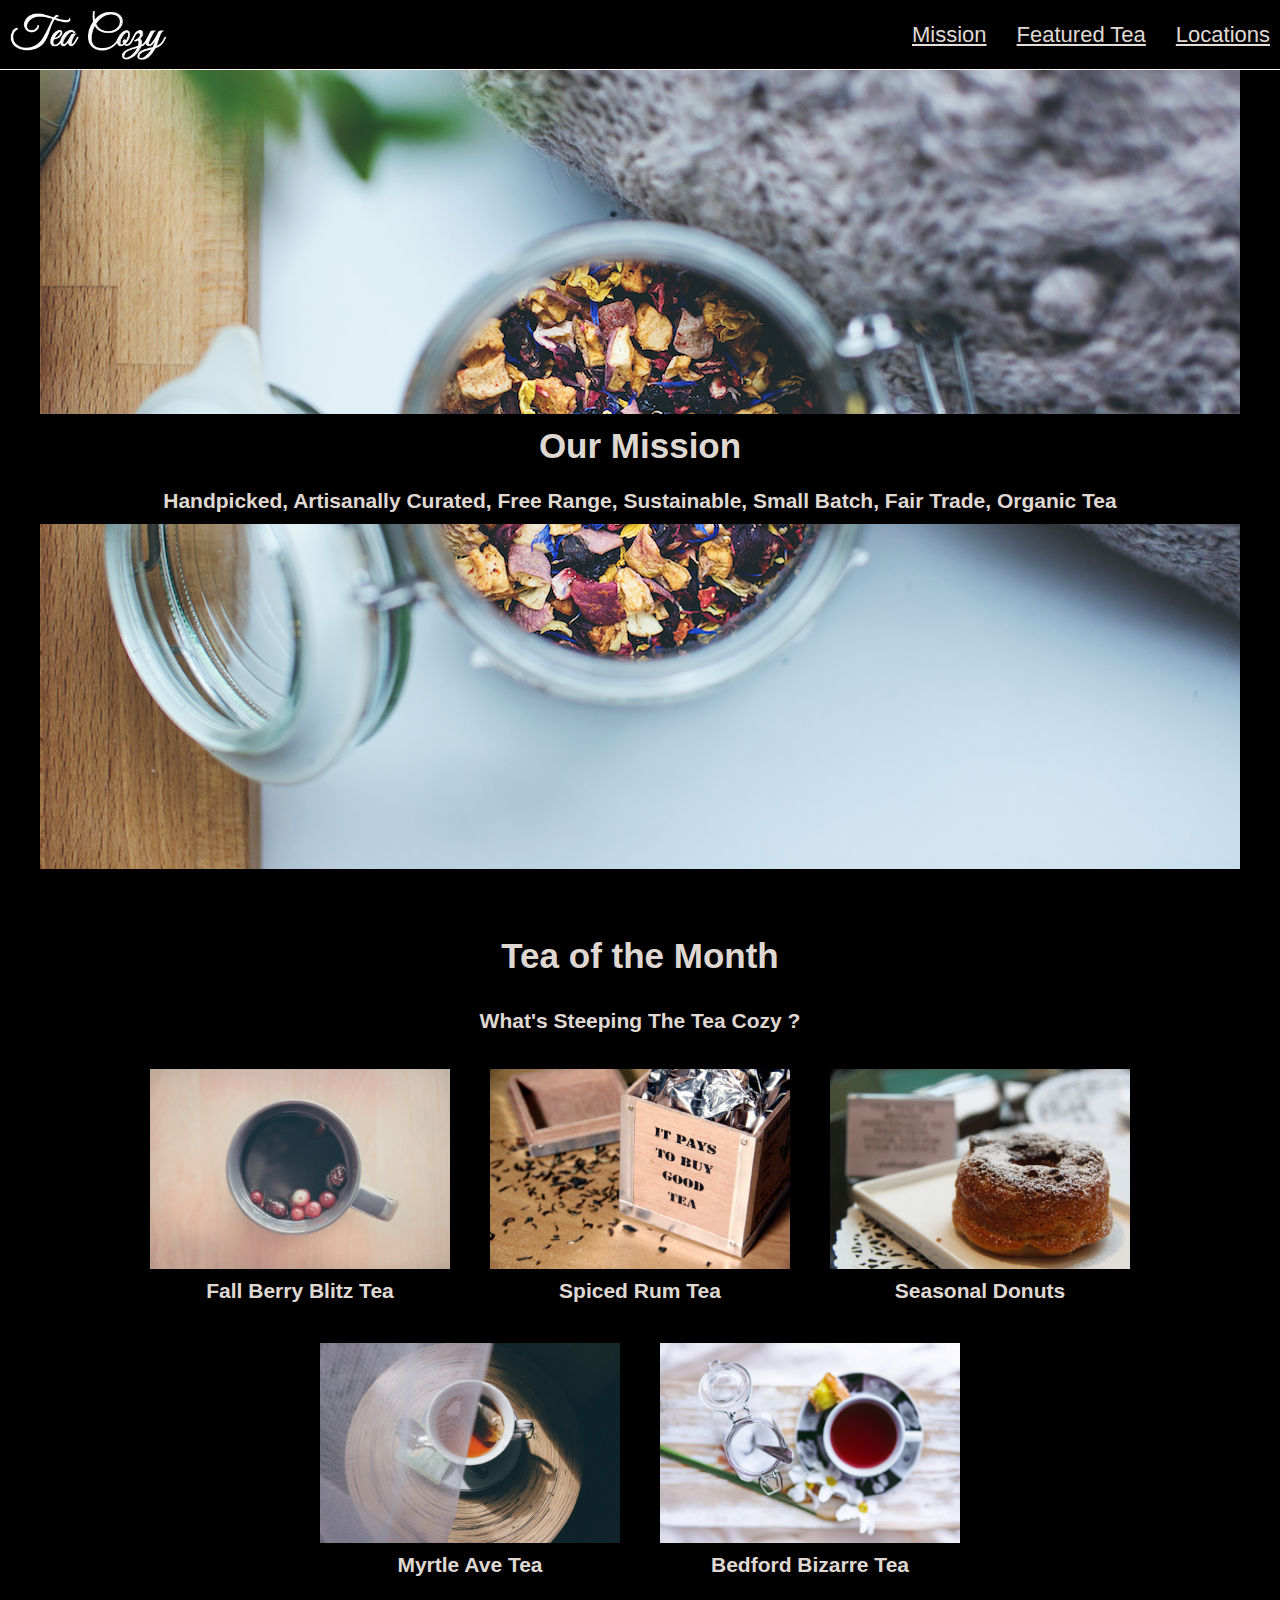
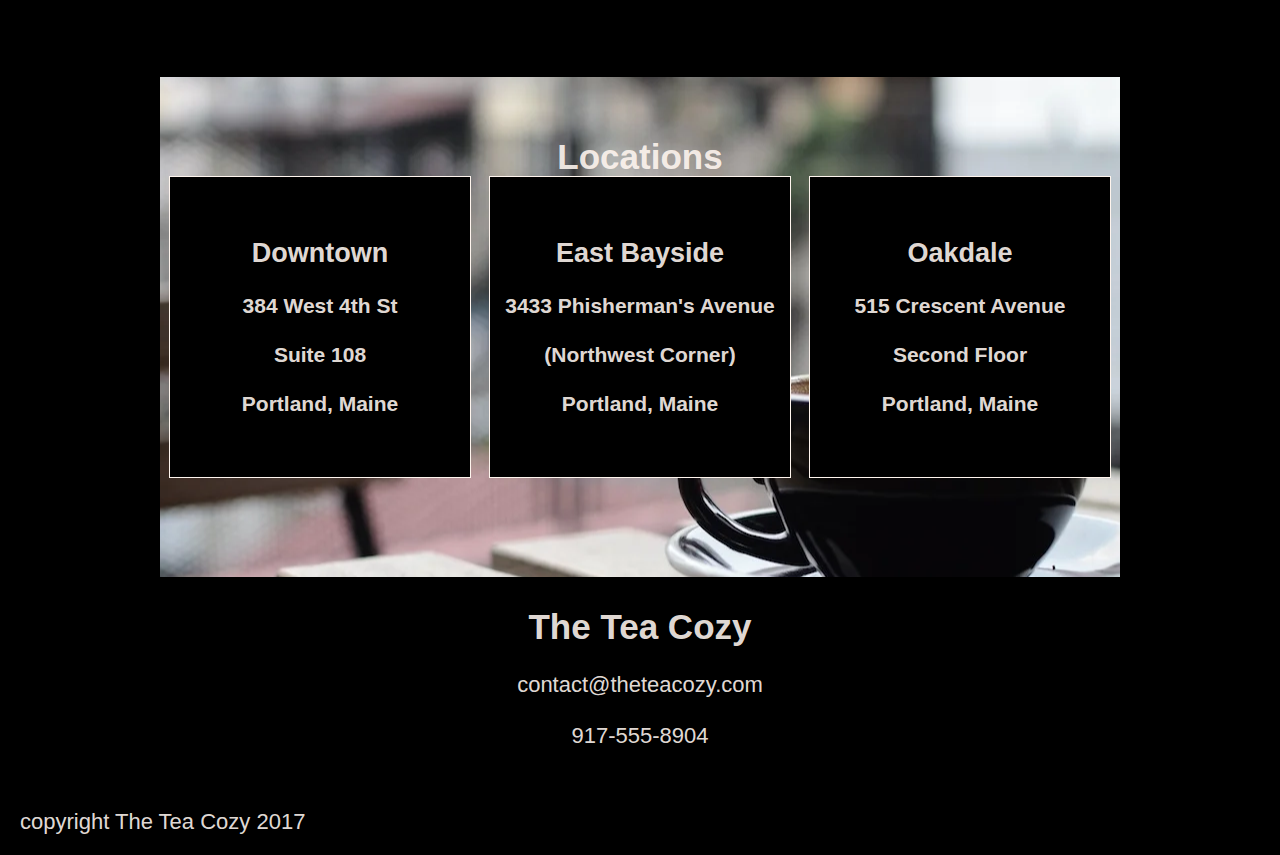
<file: Exo4/index.html>
<!DOCTYPE html>
<html>
    <head>
        <link href="ressources/css/styles.css" rel="stylesheet">
        <title>Tea Cozy</title>
    </head>

    <main>
    <header>
        <nav>
            <img src="ressources/images/img-tea-cozy-logo.png" alt="Tea cozy logo">
            <ul>
                <li>
                    <a>Mission</a>
                </li>
                <li>
                    <a>Featured Tea</a>
                </li>
                <li>
                    <a>Locations</a>
                </li>
            </ul>
        </nav>
    </header>

    <body>

    <div class="Heroimg">
        <img src="ressources/images/img-mission-background.jpg">
    </div>
    <div class="Herotexts">
        <h2>Our Mission</h2>
        <h4>Handpicked, Artisanally Curated, Free Range, Sustainable, Small Batch, Fair Trade, Organic Tea</h4>
    </div>

    <div class="Teaofthemonth">
        <div class="Teaofthemonthtexts">
            <h2>Tea of the Month</h2>
            <h4>What's Steeping The Tea Cozy ?</h4>
        </div>
        <div class="Teas">
            <div class ="Tea">
                <img src="ressources/images/img-berryblitz.webp">
                <h4>Fall Berry Blitz Tea</h4>
            </div>
            <div class ="Tea">
                <img src="ressources/images/img-spiced-rum.jpg">
                <h4>Spiced Rum Tea</h4>
            </div>
            <div class ="Tea">
                <img src="ressources/images/img-donut.webp">
                <h4>Seasonal Donuts</h4>
            </div>
            <div class ="Tea">
                <img src="ressources/images/img-myrtle-ave.webp">
                <h4>Myrtle Ave Tea</h4>
            </div>
            <div class ="Tea">
                <img src="ressources/images/img-bedford-bizarre.webp">
                <h4>Bedford Bizarre Tea</h4>
            </div>
        </div>
    </div>

    <h2 id="Locations">Locations</h2>
    <div class="Locations">
        <div class="Box">
            <h3>Downtown</h3>
            <h4>384 West 4th St</h4>
            <h4>Suite 108</h4>
            <h4>Portland, Maine</h4>
        </div>
        <div class="Box">
            <h3>East Bayside</h3>
            <h4>3433 Phisherman's Avenue</h4>
            <h4>(Northwest Corner)</h4>
            <h4>Portland, Maine</h4>
        </div>
        <div class="Box">
            <h3>Oakdale</h3>
            <h4>515 Crescent Avenue</h4>
            <h4>Second Floor</h4>
            <h4>Portland, Maine</h4>
        </div>
    </div>

    <div class="Contact">
        <h2>The Tea Cozy</h2>
        <h5>contact@theteacozy.com</h5>
        <h5>917-555-8904</h5>
    </div>

    </body>

    <footer>
        <h5>copyright The Tea Cozy 2017</h5>
    </footer>

    </main>
    
</html>
</file>
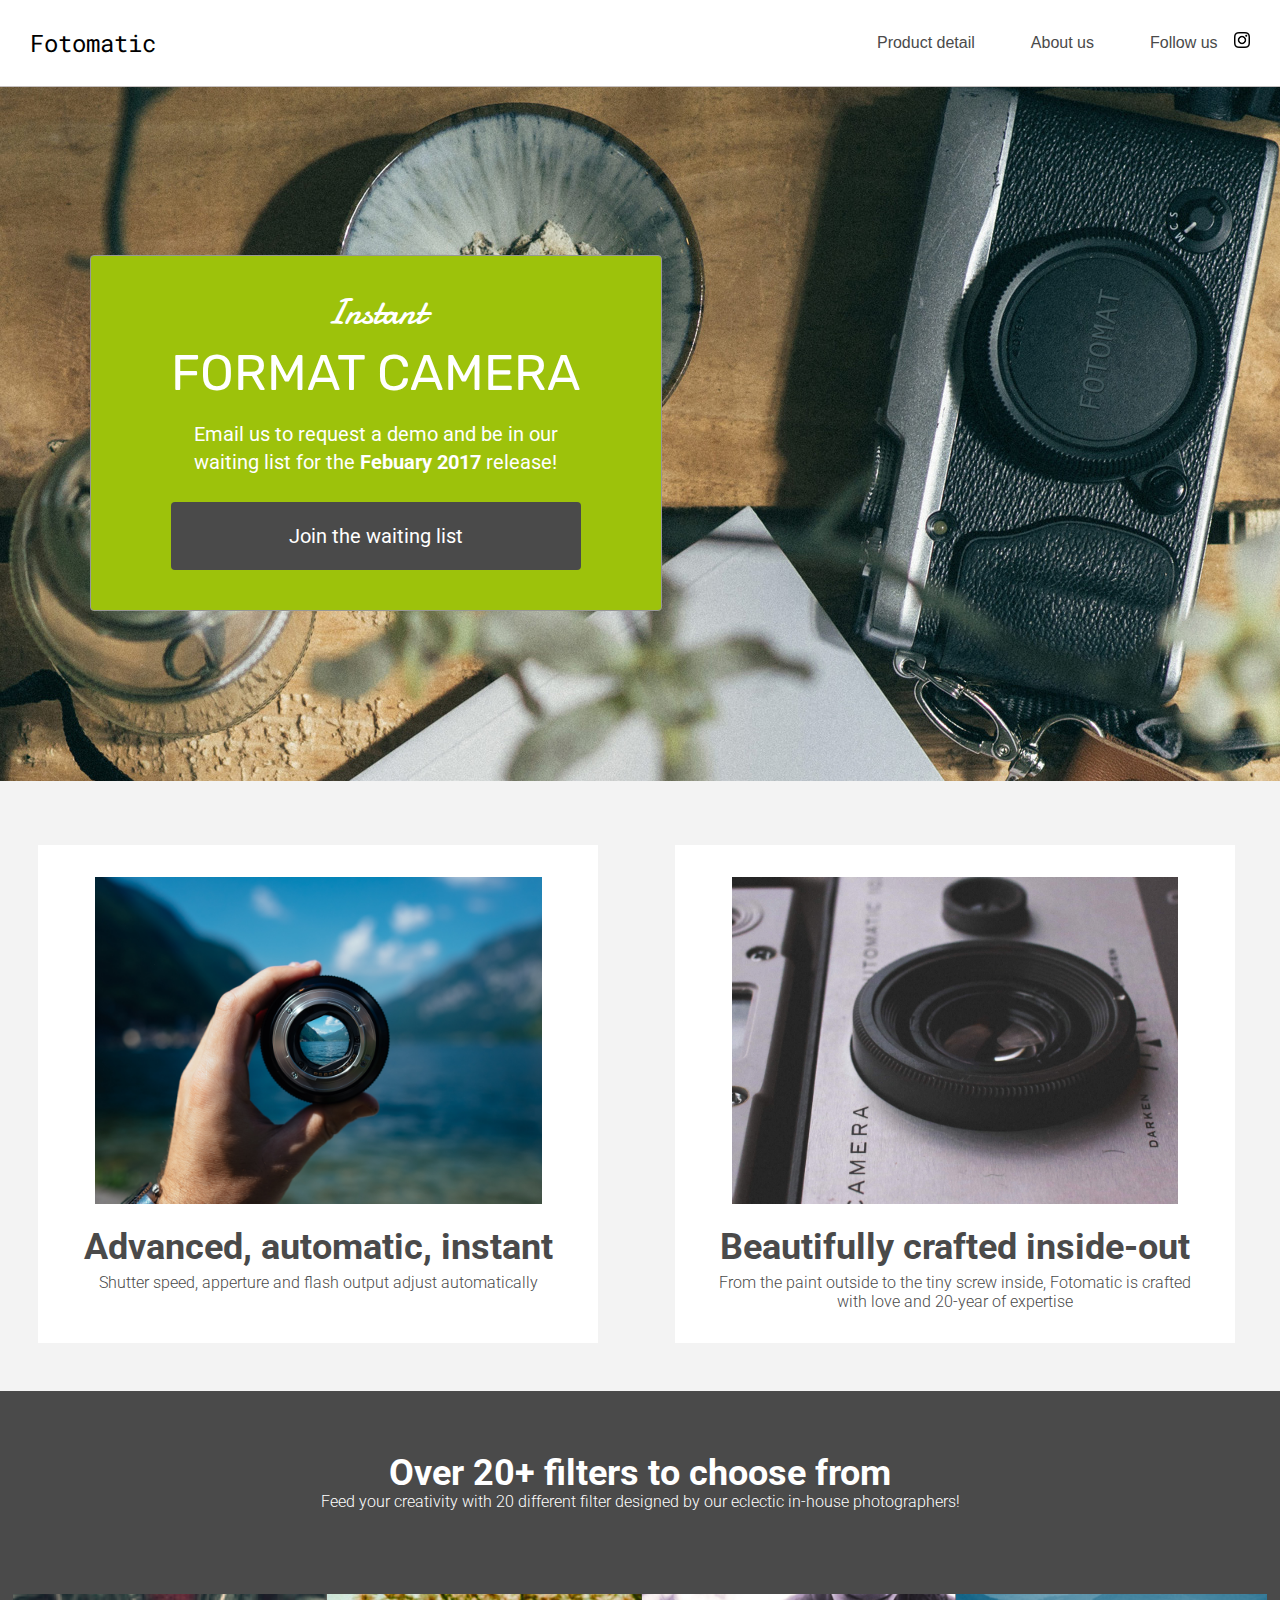
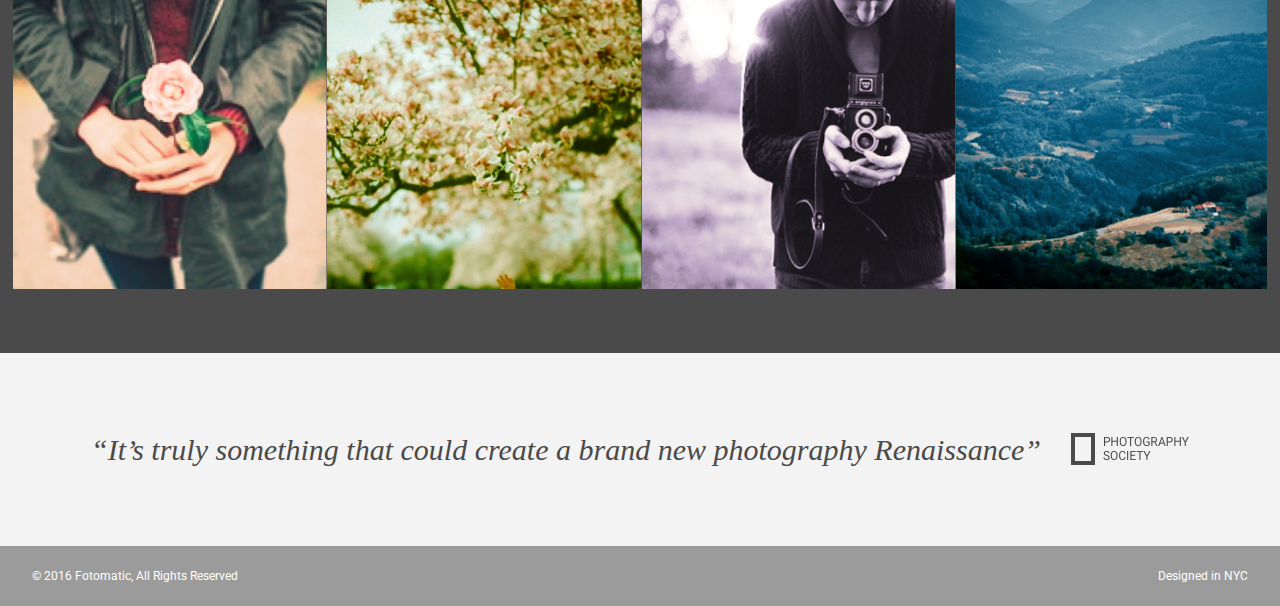
<file: Exo5/index.html>
<!DOCTYPE html>
<html>
<head>
  <link href="https://fonts.googleapis.com/css?family=Damion" rel="stylesheet">
  <link href="https://fonts.googleapis.com/css?family=Rubik" rel="stylesheet">
  <link href="https://fonts.googleapis.com/css?family=Roboto:300,400,600,700" rel="stylesheet">
  <link rel="preconnect" href="https://fonts.googleapis.com">
  <link rel="preconnect" href="https://fonts.gstatic.com" crossorigin>
  <link href="https://fonts.googleapis.com/css2?family=Roboto+Mono&display=swap" rel="stylesheet">  
  <link rel="stylesheet" href="./resources/css/reset.css">
  <link rel="stylesheet" href="./resources/css/style.css">
  <meta charset="UTF-8">
</head>
<body>
  <!-- Header -->
  <header>
    <div class="content">
      <a href="index.html" class="desktop logo">Fotomatic</a>
      <nav class="desktop">
        <ul>
          <li><a href="#">Product detail</a></li>
          <li><a href="#">About us</a></li>
          <li><a href="https://www.instagram.com/">Follow us <img class="icon" src="./resources/images/instagram.png"></a></li>
        </ul>
      </nav>
      <nav class="mobile">
        <ul>
          <li><a href="#"><img src="./resources/images/ic-logo.svg"></a></li>
          <li><a href="#"><img src="./resources/images/ic-product-detail.svg"></a></li>
          <li><a href="#"><img src="./resources/images/ic-about-us.svg"></a></li>
          <li><a href="#" class="button">Join us</a></li>
        </ul>
      </nav>
    </div>
  </header>

  <!-- Main Content -->
  <div class="main-content">

    <!-- Sign Up Section -->
    <div id="sign-up-section" class="banner">
      <div id="sign-up-cta">
        <div class="content center">
          <div class="header">
            <h2 class="cursive">Instant</h2>
            <h1 class="striking">FORMAT CAMERA</h1>
          </div>
          <div class="email">
            <span>
              Email us to request a demo and be in our waiting list for the <strong>Febuary 2017</strong> release!
            </span>
            <div class="button">Join the waiting list</div>
          </div>
        </div>
      </div>
    </div>

    <!-- Features Section -->
    <div id="features-section">
      <div class="feature">
        <div class="center">
          <div class="image-container">
            <img src="./resources/images/feature-1.png"/>
          </div>
          <div class="content">
            <h2>Advanced, automatic, instant</h2>
            <h3>Shutter speed, apperture and flash output adjust automatically</h3>
          </div>
        </div>
      </div>
      <div class="feature">
        <div class="center">
          <div class="image-container">
            <img src="resources/images/feature-2.png"/>
          </div>
          <div class="content">
            <h2>Beautifully crafted inside-out</h2>
            <h3>From the paint outside to the tiny screw inside, Fotomatic is crafted with love and 20-year of expertise</h3>
          </div>
        </div>
      </div>
    </div>

    <!-- Filters Section -->
    <div id="filters-section">
      <div class="content center">
        <h2>Over 20+ filters to choose from</h2>
        <h3>Feed your creativity with 20 different filter designed by our eclectic in-house photographers!</h3>
      </div>
      <div class="images-container">
        <div class="image-container">
          <img src="./resources/images/filter-1.png" />
        </div>
        <div class="image-container">
          <img src="./resources/images/filter-2.png" />
        </div>
        <div class="image-container">
          <img src="./resources/images/filter-3.png" />
        </div>
        <div class="image-container extra">
          <img src="./resources/images/filter-4.png" />
        </div>
      </div>
    </div>

    <div id="quotes-section">
      <div class="content center">
        <span class="quote">“It’s truly something that could create a brand new photography Renaissance”</span>
        <img class="quote-citation" src="./resources/images/photography-logo.png" />
      </div>
    </div>

    <!-- Footer -->
    <footer>
      <div class="content">
        <span class="copyright">© 2016  Fotomatic, All Rights Reserved</span>
        <span class="location">Designed in NYC</span>
      </div>
    </footer>

  </div>
</body>
</html>
</file>
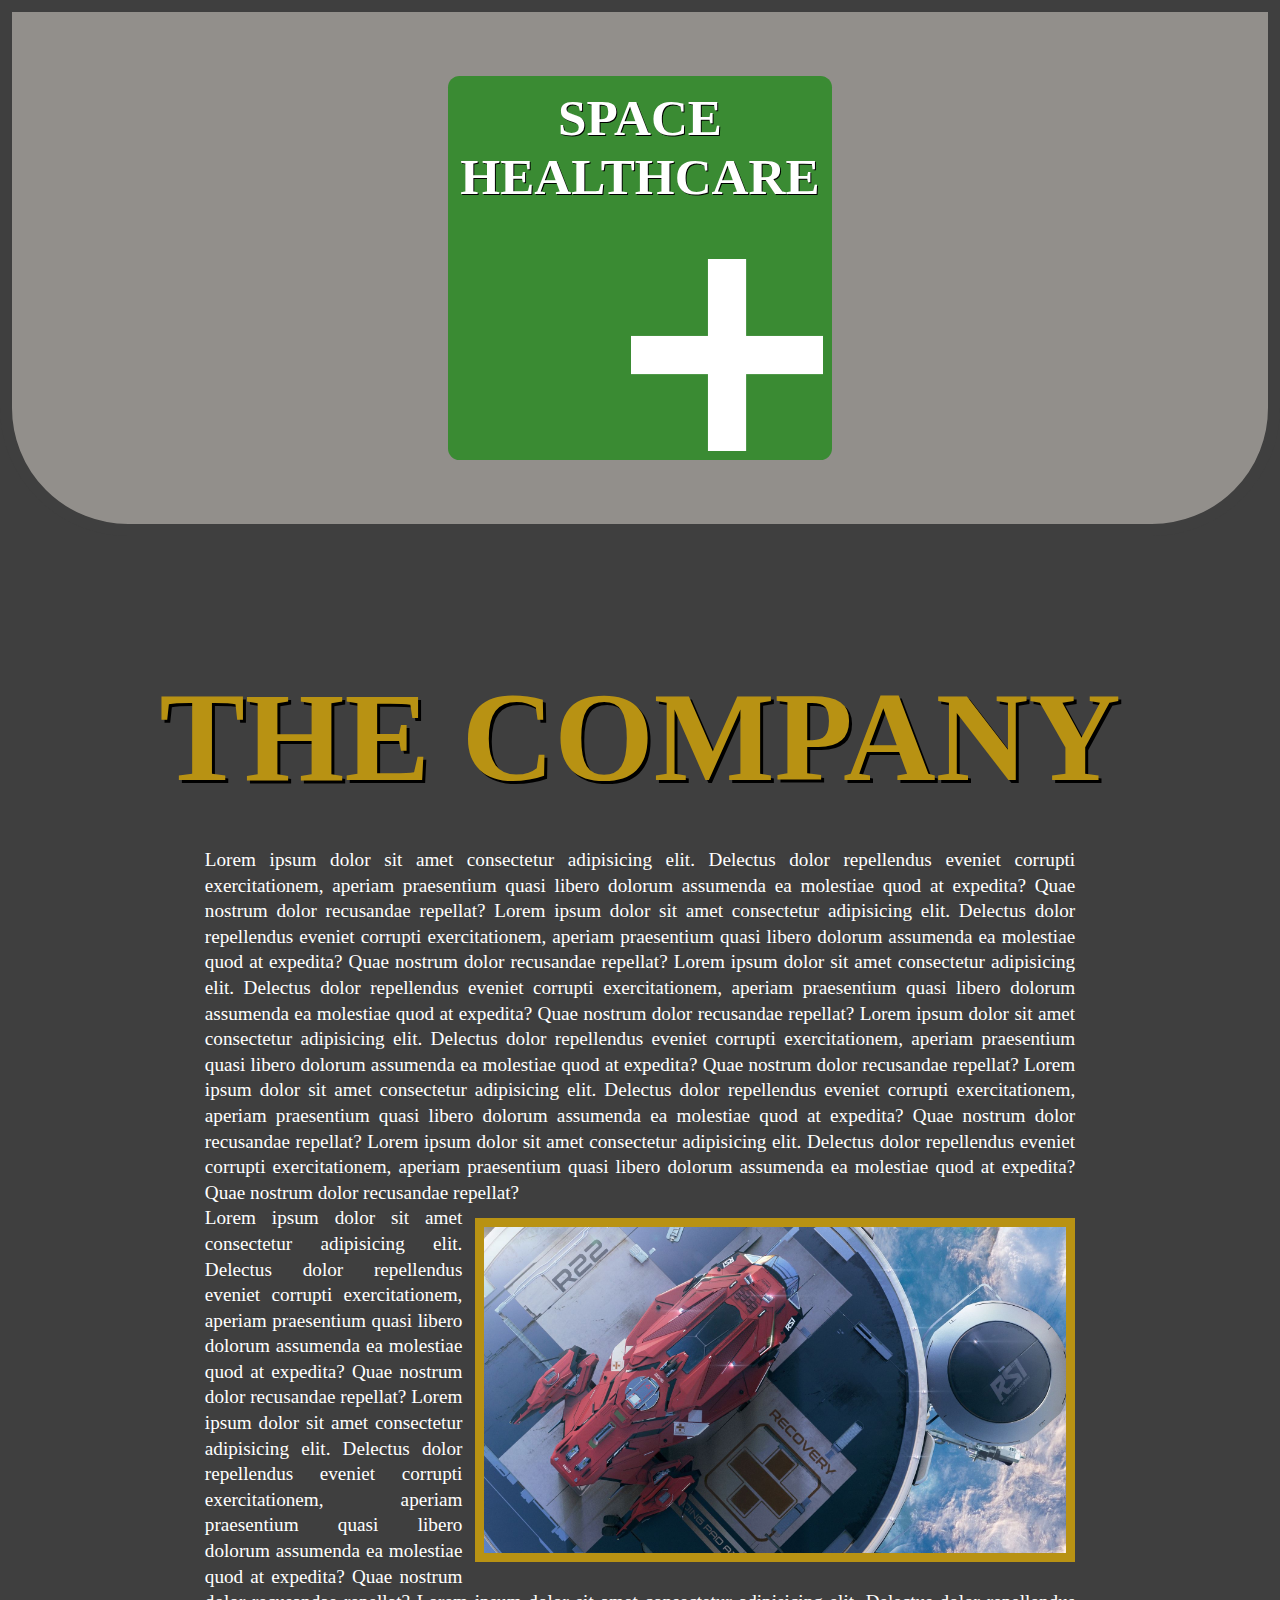
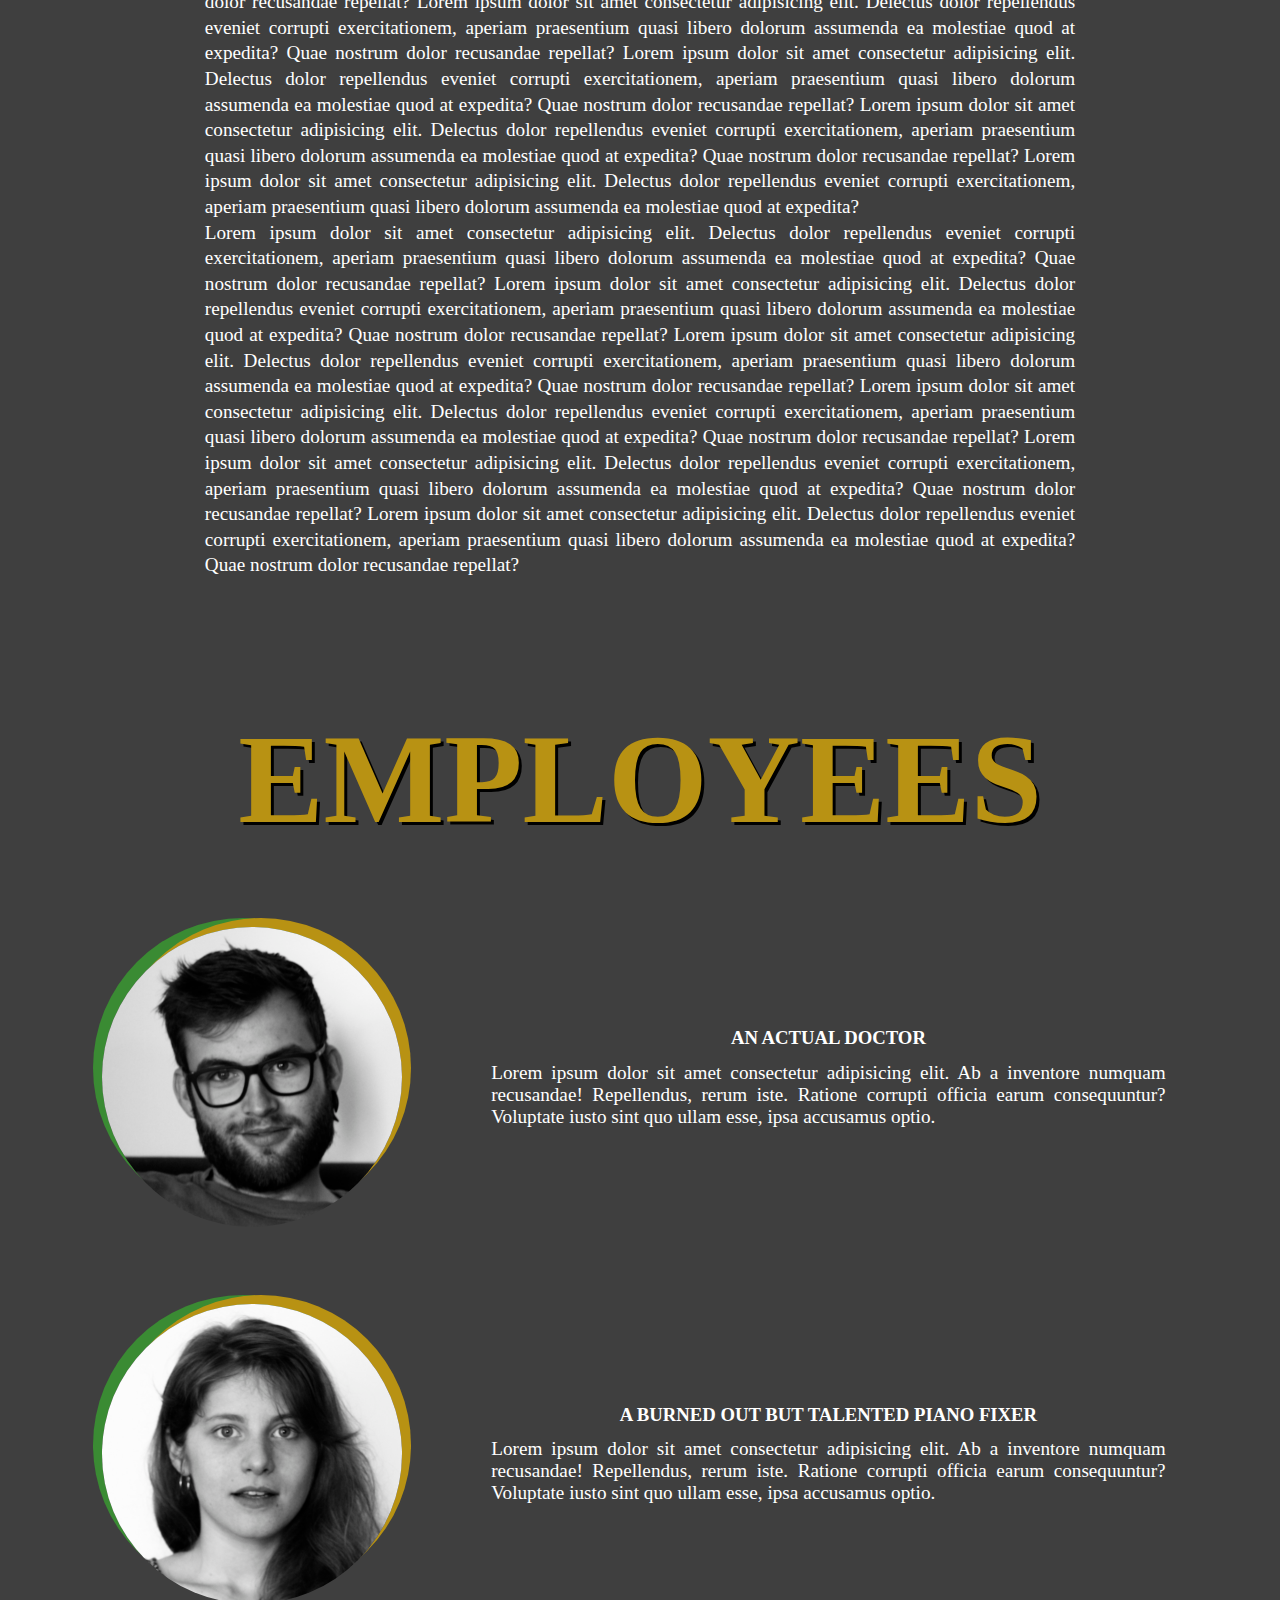
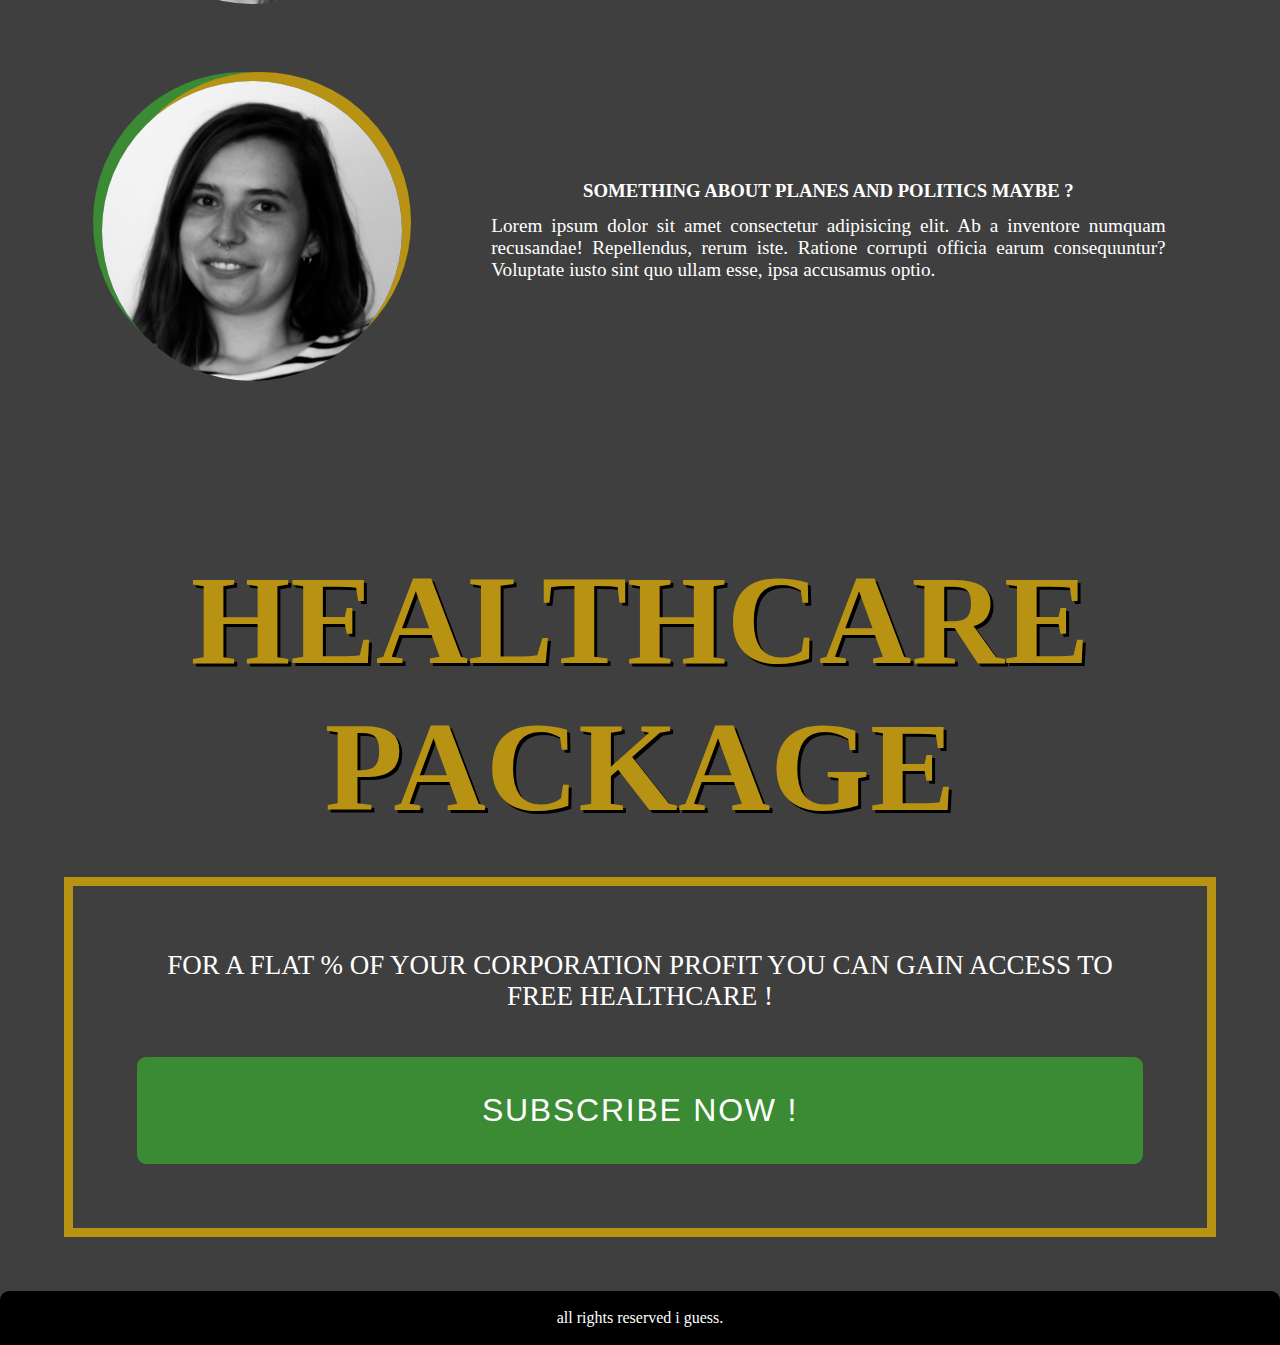
<file: Exo6/index.html>
<!DOCTYPE html>

<html>
  <head>
    <link rel="shortcut icon" href="favicon.ico" type="image/x-icon">
    <link href="./ressources/css/styles.css" rel="stylesheet"/>
  </head>

  <header>
    <nav>
      <div class="navbar">
        <div class="topbar">
          <h1 class="companyname">Space Healthcare</h1>
          <div class="imagecontainer">
            <img src="./ressources/images/white-cross.png" alt="logo"/>
          </div>
          <div class="bottombar">
            <ul>
              <li><a class="navbartext" href="#company">Company</a></li>
              <li><a class="navbartext" href="#employees">Employees</a></li>
              <li><a class="navbartext" href="#product">Subscription</a></li>
            </ul>
          </div>
        </div>
      </div>
    </nav>
  </header>

  <body>
    <section id="company">
      <h2>The company</h2>
      <div class="company">
        <p>Lorem ipsum dolor sit amet consectetur adipisicing elit. Delectus dolor repellendus eveniet corrupti exercitationem, aperiam praesentium quasi libero dolorum assumenda ea molestiae quod at expedita? Quae nostrum dolor recusandae repellat? Lorem ipsum dolor sit amet consectetur adipisicing elit. Delectus dolor repellendus eveniet corrupti exercitationem, aperiam praesentium quasi libero dolorum assumenda ea molestiae quod at expedita? Quae nostrum dolor recusandae repellat? Lorem ipsum dolor sit amet consectetur adipisicing elit. Delectus dolor repellendus eveniet corrupti exercitationem, aperiam praesentium quasi libero dolorum assumenda ea molestiae quod at expedita? Quae nostrum dolor recusandae repellat? Lorem ipsum dolor sit amet consectetur adipisicing elit. Delectus dolor repellendus eveniet corrupti exercitationem, aperiam praesentium quasi libero dolorum assumenda ea molestiae quod at expedita? Quae nostrum dolor recusandae repellat? Lorem ipsum dolor sit amet consectetur adipisicing elit. Delectus dolor repellendus eveniet corrupti exercitationem, aperiam praesentium quasi libero dolorum assumenda ea molestiae quod at expedita? Quae nostrum dolor recusandae repellat? Lorem ipsum dolor sit amet consectetur adipisicing elit. Delectus dolor repellendus eveniet corrupti exercitationem, aperiam praesentium quasi libero dolorum assumenda ea molestiae quod at expedita? Quae nostrum dolor recusandae repellat?</p>
        <img src="ressources/images/medship.jpg" alt="medship"/>
        <p>Lorem ipsum dolor sit amet consectetur adipisicing elit. Delectus dolor repellendus eveniet corrupti exercitationem, aperiam praesentium quasi libero dolorum assumenda ea molestiae quod at expedita? Quae nostrum dolor recusandae repellat? Lorem ipsum dolor sit amet consectetur adipisicing elit. Delectus dolor repellendus eveniet corrupti exercitationem, aperiam praesentium quasi libero dolorum assumenda ea molestiae quod at expedita? Quae nostrum dolor recusandae repellat? Lorem ipsum dolor sit amet consectetur adipisicing elit. Delectus dolor repellendus eveniet corrupti exercitationem, aperiam praesentium quasi libero dolorum assumenda ea molestiae quod at expedita? Quae nostrum dolor recusandae repellat? Lorem ipsum dolor sit amet consectetur adipisicing elit. Delectus dolor repellendus eveniet corrupti exercitationem, aperiam praesentium quasi libero dolorum assumenda ea molestiae quod at expedita? Quae nostrum dolor recusandae repellat? Lorem ipsum dolor sit amet consectetur adipisicing elit. Delectus dolor repellendus eveniet corrupti exercitationem, aperiam praesentium quasi libero dolorum assumenda ea molestiae quod at expedita? Quae nostrum dolor recusandae repellat? Lorem ipsum dolor sit amet consectetur adipisicing elit. Delectus dolor repellendus eveniet corrupti exercitationem, aperiam praesentium quasi libero dolorum assumenda ea molestiae quod at expedita?</p>
        <p>Lorem ipsum dolor sit amet consectetur adipisicing elit. Delectus dolor repellendus eveniet corrupti exercitationem, aperiam praesentium quasi libero dolorum assumenda ea molestiae quod at expedita? Quae nostrum dolor recusandae repellat? Lorem ipsum dolor sit amet consectetur adipisicing elit. Delectus dolor repellendus eveniet corrupti exercitationem, aperiam praesentium quasi libero dolorum assumenda ea molestiae quod at expedita? Quae nostrum dolor recusandae repellat? Lorem ipsum dolor sit amet consectetur adipisicing elit. Delectus dolor repellendus eveniet corrupti exercitationem, aperiam praesentium quasi libero dolorum assumenda ea molestiae quod at expedita? Quae nostrum dolor recusandae repellat? Lorem ipsum dolor sit amet consectetur adipisicing elit. Delectus dolor repellendus eveniet corrupti exercitationem, aperiam praesentium quasi libero dolorum assumenda ea molestiae quod at expedita? Quae nostrum dolor recusandae repellat? Lorem ipsum dolor sit amet consectetur adipisicing elit. Delectus dolor repellendus eveniet corrupti exercitationem, aperiam praesentium quasi libero dolorum assumenda ea molestiae quod at expedita? Quae nostrum dolor recusandae repellat? Lorem ipsum dolor sit amet consectetur adipisicing elit. Delectus dolor repellendus eveniet corrupti exercitationem, aperiam praesentium quasi libero dolorum assumenda ea molestiae quod at expedita? Quae nostrum dolor recusandae repellat?</p>
      </div>
    </section>

    <section id="employees">
      <h2>employees</h2>
      <div class="employees">
        <div class="employee">
          <img src="./ressources/images/hugo.png" alt="employee1">
          <div class="employeecontent">
            <h3>An actual doctor</h3>
            <p>Lorem ipsum dolor sit amet consectetur adipisicing elit. Ab a inventore numquam recusandae! Repellendus, rerum iste. Ratione corrupti officia earum consequuntur? Voluptate iusto sint quo ullam esse, ipsa accusamus optio.</p>
          </div>
        </div>
        <div class="employee">
          <img src="./ressources/images/Perrine.png" alt="employee2">
          <div class="employeecontent">
            <h3>A burned out but talented piano fixer</h3>
            <p>Lorem ipsum dolor sit amet consectetur adipisicing elit. Ab a inventore numquam recusandae! Repellendus, rerum iste. Ratione corrupti officia earum consequuntur? Voluptate iusto sint quo ullam esse, ipsa accusamus optio.</p>
          </div>
        </div>
        <div class="employee">
          <img src="./ressources/images/Helena.png" alt="employee3">
          <div class="employeecontent">
            <h3>Something about planes and politics maybe ?</h3>
            <p>Lorem ipsum dolor sit amet consectetur adipisicing elit. Ab a inventore numquam recusandae! Repellendus, rerum iste. Ratione corrupti officia earum consequuntur? Voluptate iusto sint quo ullam esse, ipsa accusamus optio.</p>
          </div>
        </div>
      </div>
    </section>

    <section id="product">
      <h2>Healthcare package</h2>
      <div class="product">
        <p>For a flat % of your corporation profit you can gain access to free healthcare !</p>
        <button class="productbutton">Subscribe now !
            <img class="coin coin1" src="ressources/images/Pile_of_Coins_PNG_Clip_Art-1995.png">
            <img class ="coin coin2" src="ressources/images/Pile_of_Coins_reversed.png">
        </button>
      </div>
      <br/>
      <br/>
      <br/>
    </section>

  </body>

  <footer>
    <p> all rights reserved i guess.</p>
  </footer>


</html>
</file>
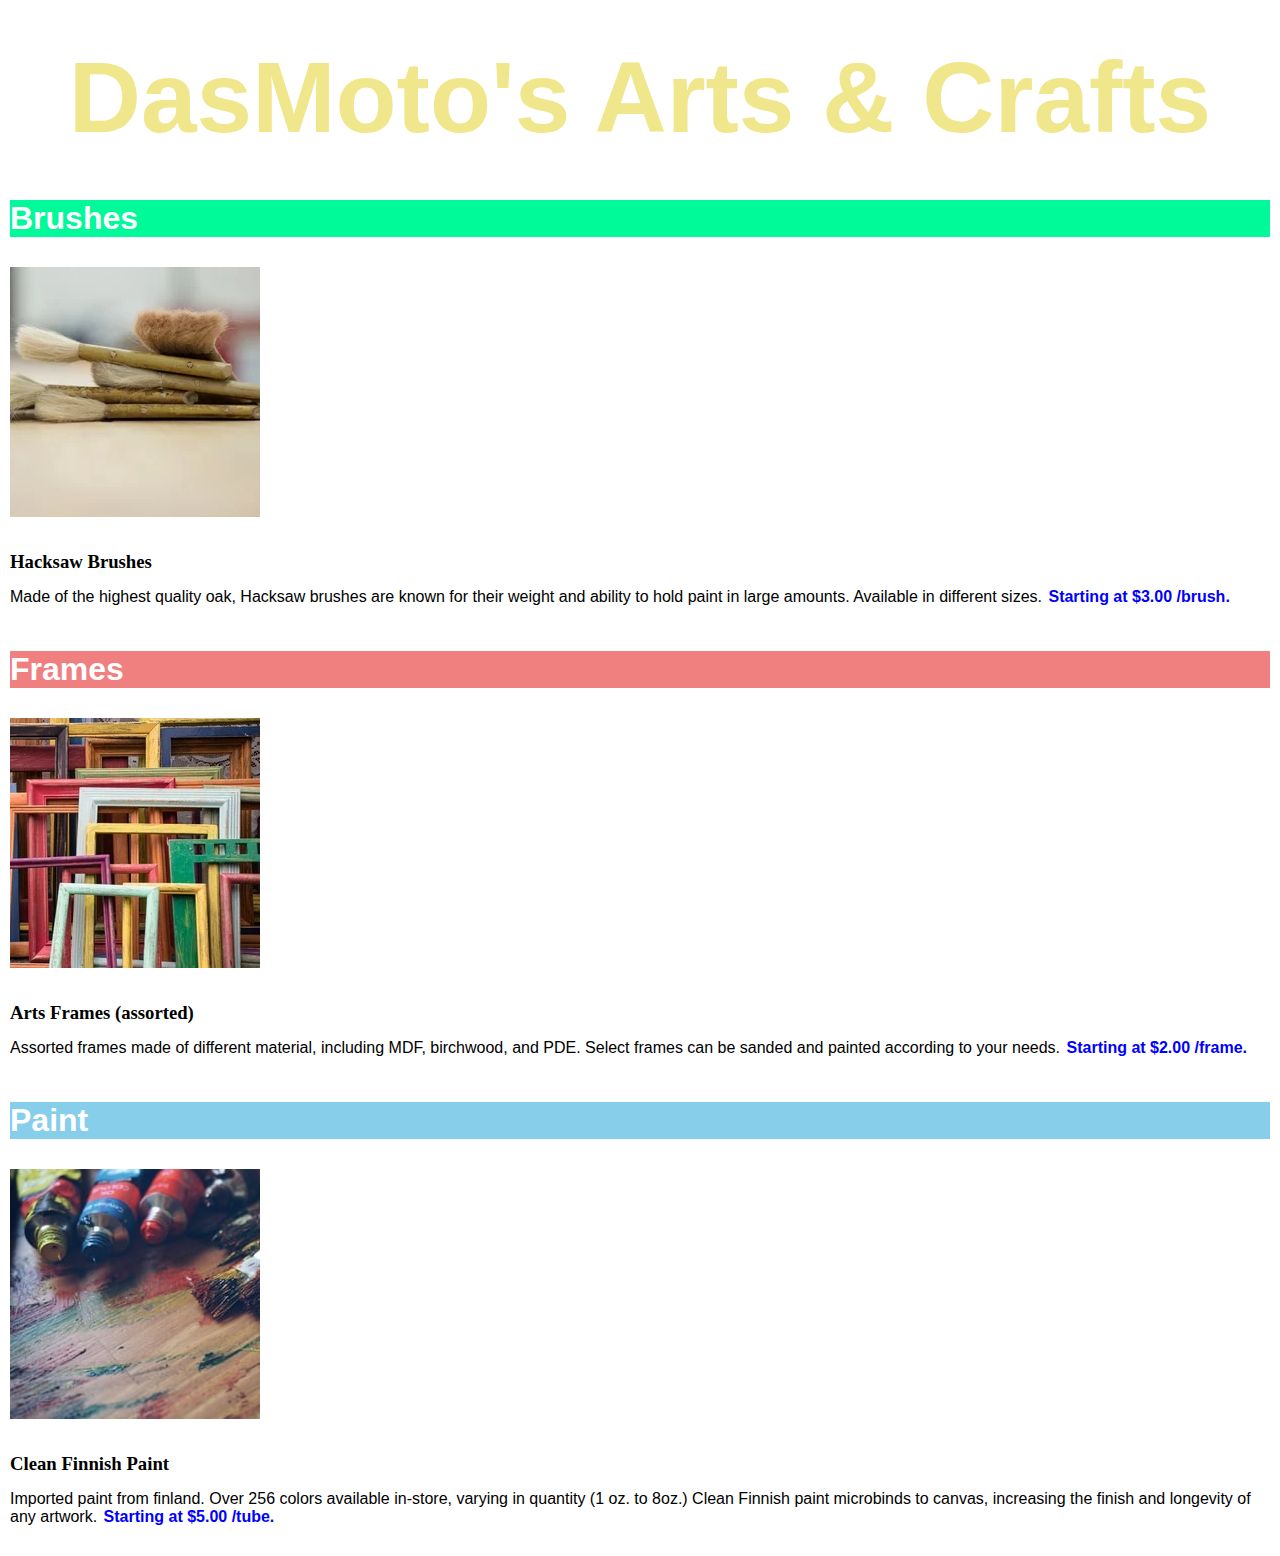
<file: Html Css/Exo1/index.html>
<!DOCTYPE html>

<html lang = "fr">

<head>
    <title>Dasmoto's Arts & Crafts</title>
    <meta charset="UTF-8">
    <meta name="viewport" content="width=device-width, initial-scale=1.0">
    <link rel="stylesheet" href=".\styles.css">
</head>

<body>
    <header>
        <h1>DasMoto's Arts & Crafts</h1>
    </header>

    <main>

    <div id="Brushes">
        <h2>Brushes</h2>
        <img src=".\Images\hacksaw.webp" alt="a bunch of brushes">
        <h3>Hacksaw Brushes</h3>
        <p>Made of the highest quality oak, Hacksaw brushes are known for their weight and ability to hold paint in large amounts. Available in different sizes. <span class="startingprice">Starting at $3.00 /brush.</span></p>
    </div>

    <div id="Frames">
        <h2>Frames</h2>
        <img src=".\Images\frames.webp" alt ="a bunch of frames">
        <h3>Arts Frames (assorted)</h3>
        <p>Assorted frames made of different material, including MDF, birchwood, and PDE. Select frames can be sanded and painted according to your needs. <span class="startingprice">Starting at $2.00 /frame.</span></p>
    </div>

    <div id="Paint">
        <h2>Paint</h2>
        <img src=".\Images\finnish.jpeg" alt="tubes of paint">
        <h3>Clean Finnish Paint</h3>
        <p>Imported paint from finland. Over 256 colors available in-store, varying in quantity (1 oz. to 8oz.) Clean Finnish paint microbinds to canvas, increasing the finish and longevity of any artwork. <span class="startingprice">Starting at $5.00 /tube.</span></p>
    </div>
    </main>


</body>
</html>
</file>
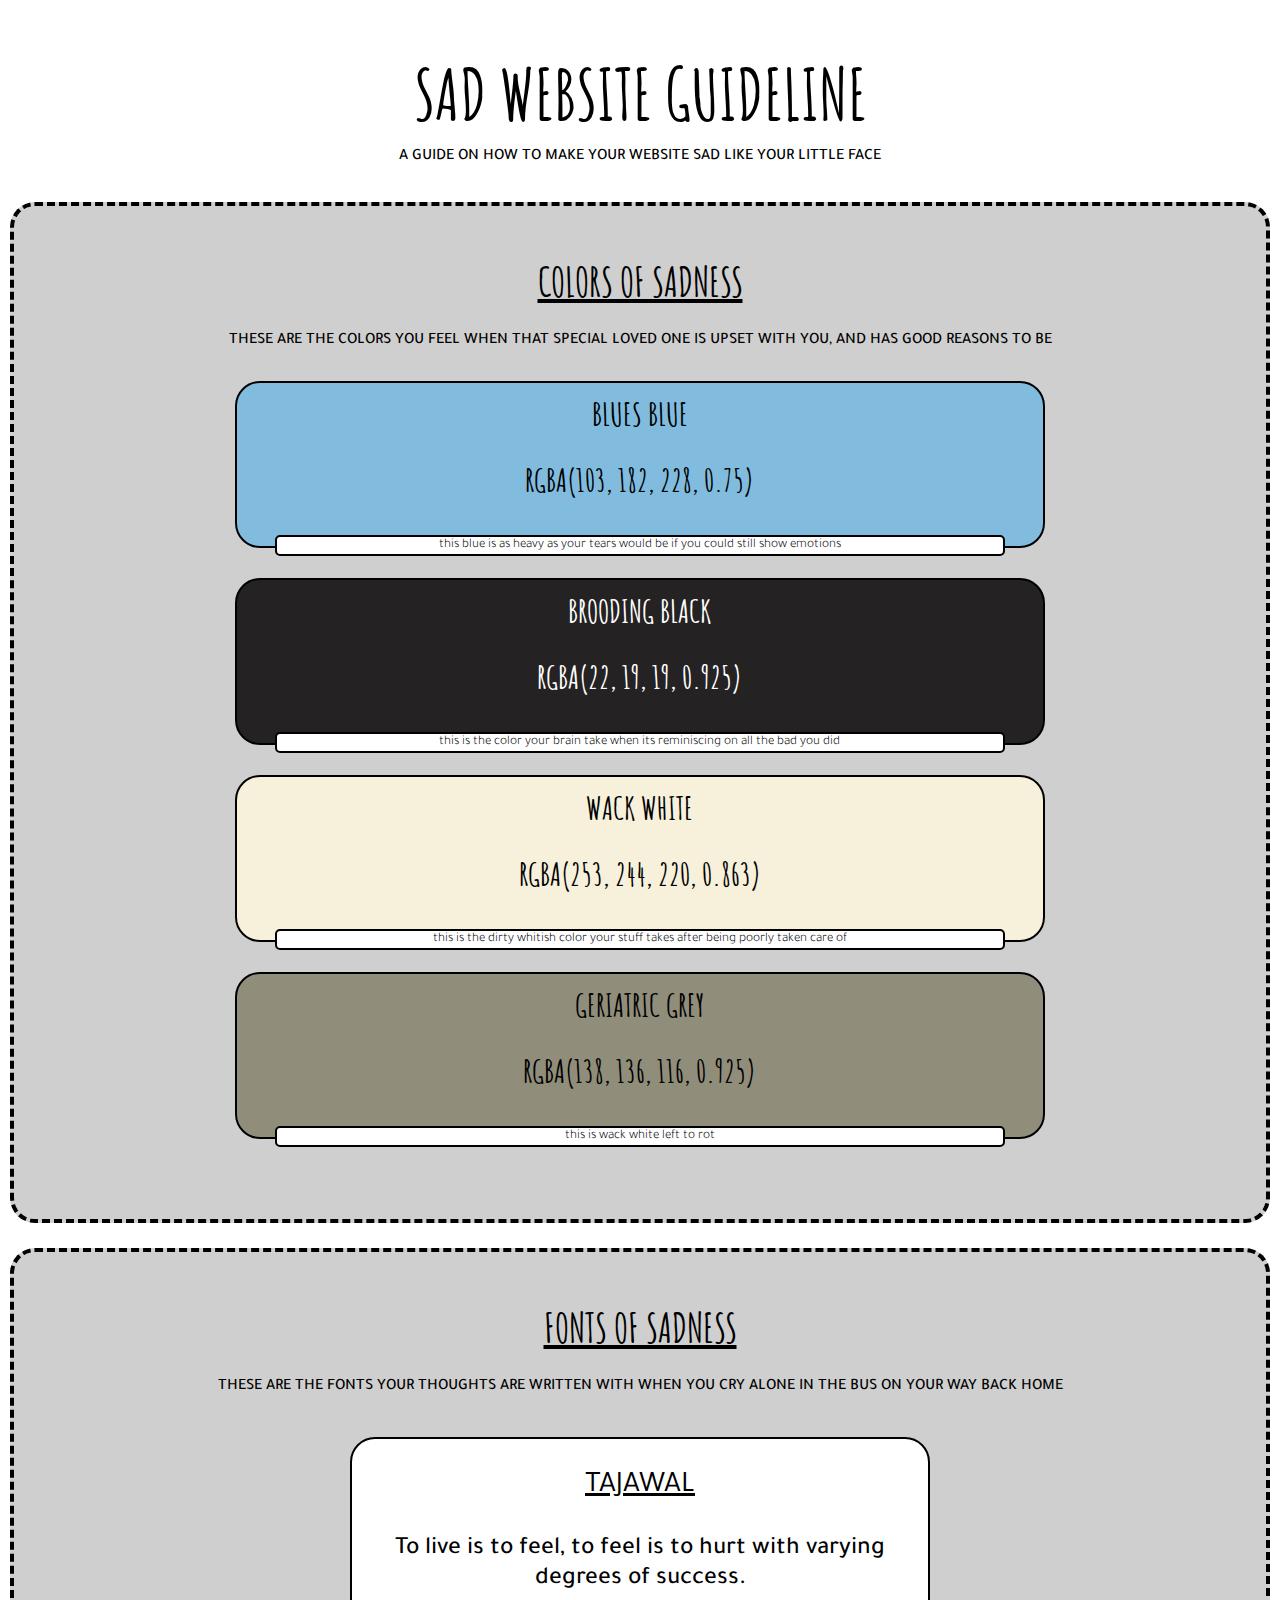
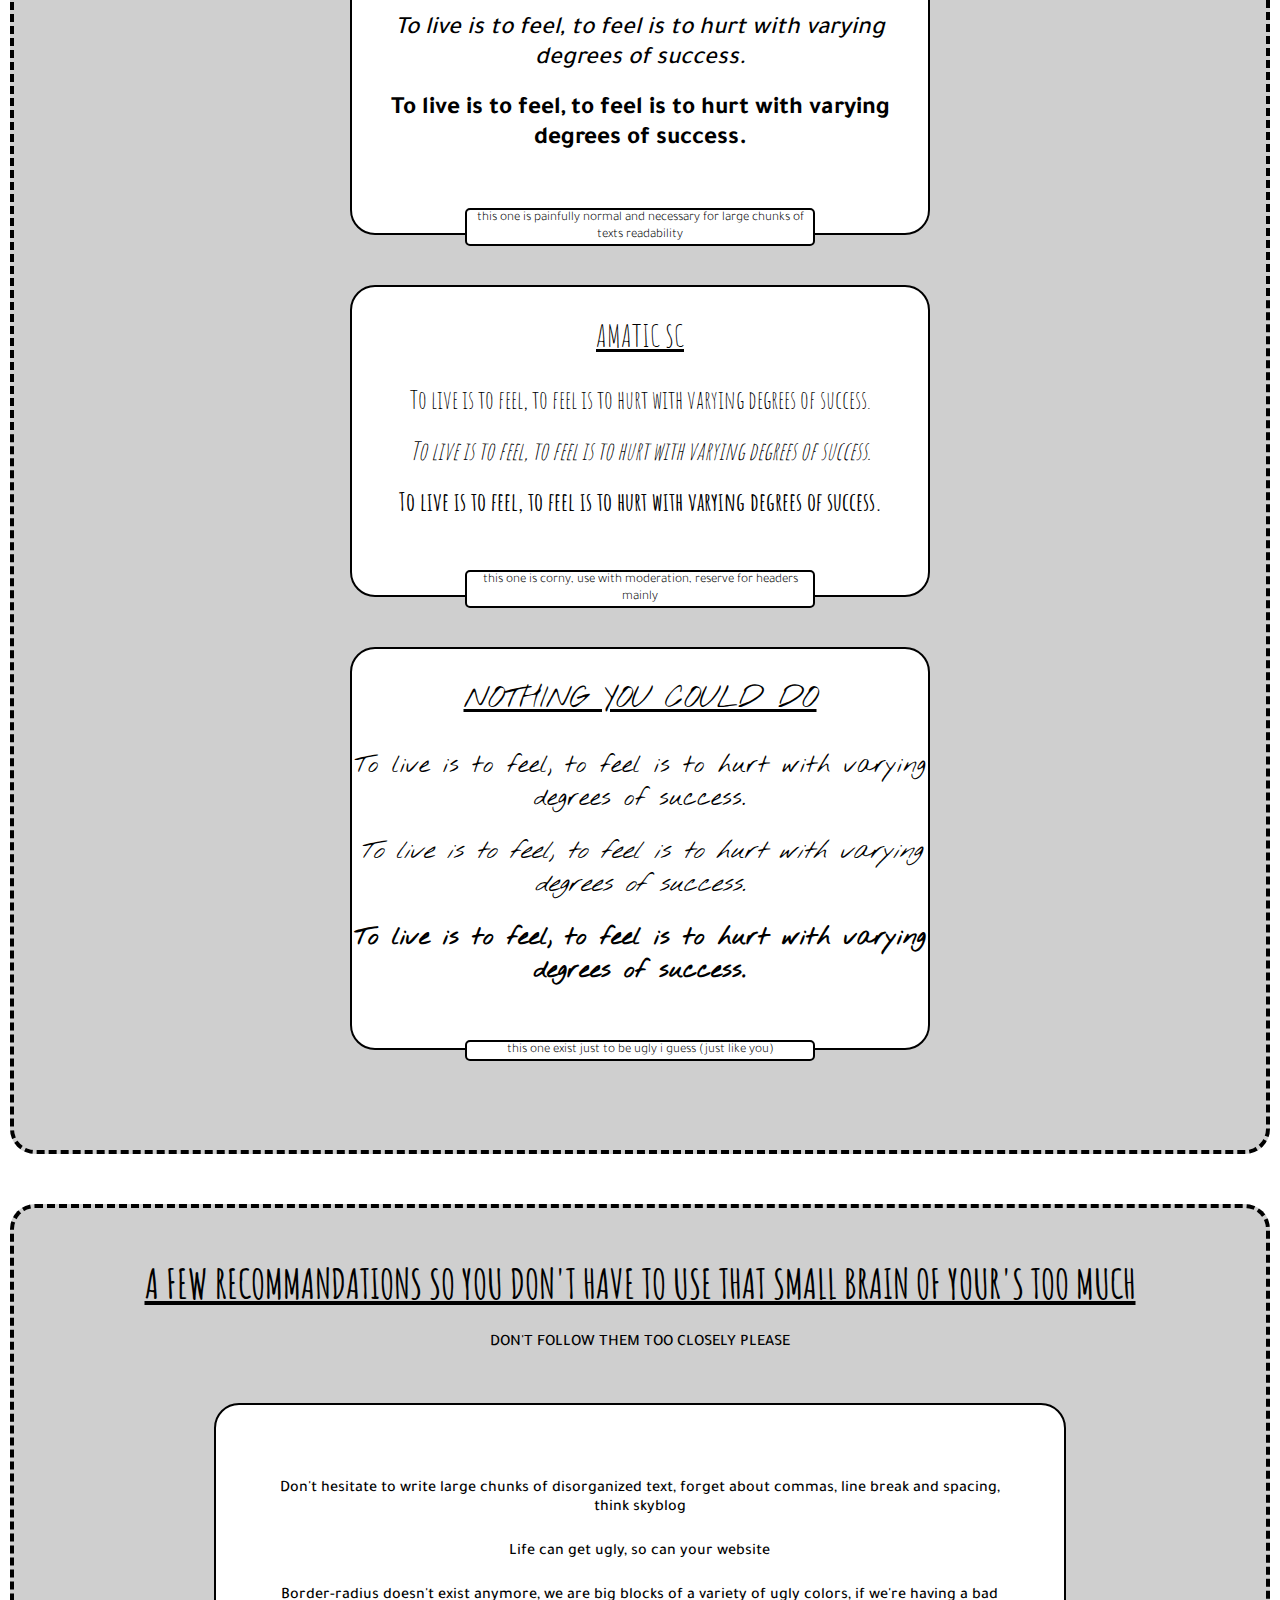
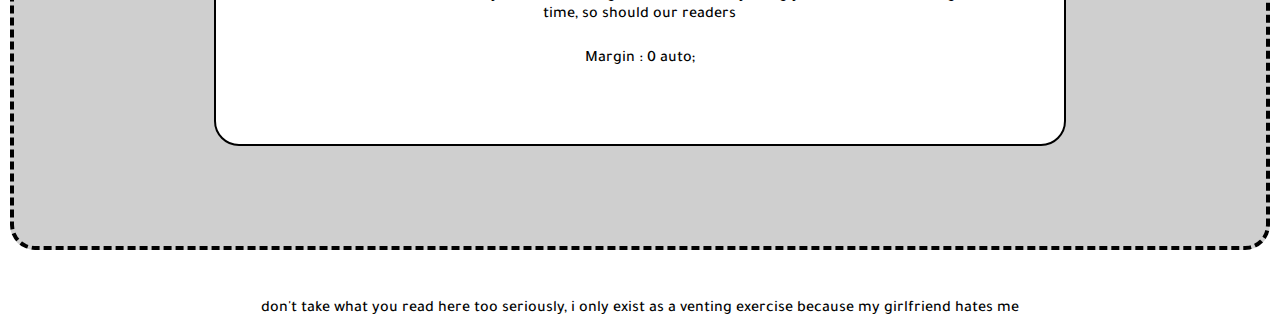
<file: Html Css/Exo3/index.html>
<!DOCTYPE html>
<html>
    <head>
        <meta charset="UTF-8">
        <meta name="viewport" content="width=device-width, initial-scale=1.0">
        <link href="styles.css" rel="stylesheet">
        <style>
            @import url('https://fonts.googleapis.com/css2?family=Amatic+SC&family=Nothing+You+Could+Do&family=Tajawal&display=swap');
        </style> 
        <title>Guide for a sad webiste</title>
    </head>

    <body>

        <header>
            <h1>Sad website guideline</h1>
            <p class="Subtitle Intro">A guide on how to make your website sad like your little face</p>
        </header>

        <main>

        <div class="Colorsofsadness">

            <h2>Colors of sadness</h2>
            <p class="Intro">these are the colors you feel when that special loved one is upset with you, and has good reasons to be</p>

            <ul class="Colors">

                <li id="Bluesblue">
                    <h3>Blues blue</h3>
                    <p class="Data">rgba(103, 182, 228, 0.75)</p>
                    <p class="Description">this blue is as heavy as your tears would be if you could still show emotions</p>
                </li>
                
                <li id="Broodingblack">
                    <h3>Brooding black</h3>
                    <p class="Data">rgba(22, 19, 19, 0.925)</p>
                    <p class="Description">this is the color your brain take when its reminiscing on all the bad you did</p>
                </li>    
                
                <li id="Wackwhite">
                    <h3>Wack white</h3>
                    <p class="Data">rgba(253, 244, 220, 0.863)</p>
                    <p class="Description">this is the dirty whitish color your stuff takes after being poorly taken care of</p>
                </li>    
                
                <li id="Geriatricgrey">
                    <h3>Geriatric grey</h3>
                    <p class="Data">rgba(138, 136, 116, 0.925)</p>
                    <p class="Description">this is wack white left to rot</p>
                </li>

            </ul>
        </div>
        <div class="Fontsofsadness">

            <h2>Fonts of sadness</h2>
            <p class="Intro">these are the fonts your thoughts are written with when you cry alone in the bus on your way back home</p>

            <ul class="Fonts">

                <li class="Tajawal">
                    <h3>Tajawal</h3>
                    <p class="Tajawal Normal Example">To live is to feel, to feel is to hurt with varying degrees of success.</p>
                    <p class="Tajawal Italic Example">To live is to feel, to feel is to hurt with varying degrees of success.</p>
                    <p class="Tajawal Bold Example">To live is to feel, to feel is to hurt with varying degrees of success.</p>
                    <p class="Description">this one is painfully normal and necessary for large chunks of texts readability</p>
                </li>
                
                <li class="Amaticsc">
                    <h3>Amatic SC</h3>
                    <p class="Amaticsc Normal Example">To live is to feel, to feel is to hurt with varying degrees of success.</p>
                    <p class="Amaticsc Italic Example">To live is to feel, to feel is to hurt with varying degrees of success.</p>
                    <p class="Amaticsc Bold Example">To live is to feel, to feel is to hurt with varying degrees of success.</p>
                    <p class="Description">this one is corny, use with moderation, reserve for headers mainly</p>
                </li> 
                
                <li class="Nothingyoucoulddo">
                    <h3>Nothing you could do</h3>
                    <p class="Nothingyoucoulddo Normal Example">To live is to feel, to feel is to hurt with varying degrees of success.</p>
                    <p class="Nothingyoucoulddo Italic Example">To live is to feel, to feel is to hurt with varying degrees of success.</p>
                    <p class="Nothingyoucoulddo Bold Example">To live is to feel, to feel is to hurt with varying degrees of success.</p>
                    <p class="Description">this one exist just to be ugly i guess (just like you)</p>
                </li>    
            
            </ul>
        </div>
        <div class="Guidanceofsadness">

            <h2>A few recommandations so you don't have to use that small brain of your's too much</h2>
            <p class="Intro">don't follow them too closely please</p>
            <div id="recos">
                <p class="recommandation">Don't hesitate to write large chunks of disorganized text, forget about commas, line break and spacing, think skyblog</p>
                <p class="recommandation">Life can get ugly, so can your website</p>
                <p class="recommandation">Border-radius doesn't exist anymore, we are big blocks of a variety of ugly colors, if we're having a bad time, so should our readers</p>
                <p class="recommandation">Margin : 0 auto;</p>
            </div>
        </div>

        </main>

        <footer>
            <p> don't take what you read here too seriously, i only exist as a venting exercise because my girlfriend hates me</p>
        </footer>
    </body>
</html>
</file>
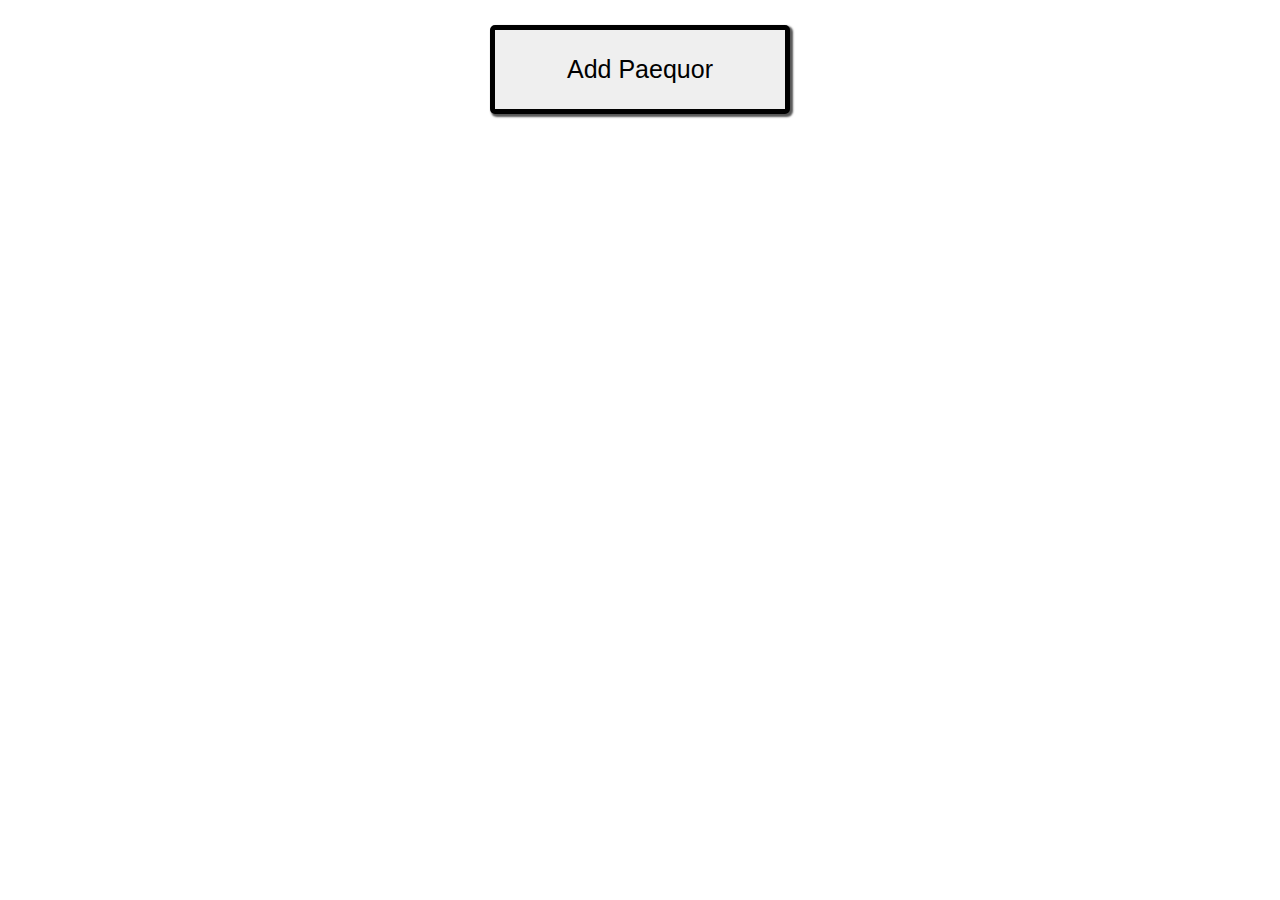
<file: Js/exo2/index.html>
<!DOCTYPE html>
<html>
    <head>
        <link href="./style.css" rel="stylesheet"/>
        <title>Paequor</title>
    </head>
    <body>
    
    <div class="ButtonContainer">
        <button id="button">Add Paequor</button>
    </div>
        <div id="paequors">
            <!--<div class="Paequor">
                <h2 class= "Id">Specimen Id</h2>
                <p class= "Strand">placeholder<p>

            </div>
            <div class="Paequor">
                <h2 class= "Id">Specimen Id</h2>
                <p class= "Strand">placeholder<p> -->

            </div>
        </div>

    <footer id="closests">
    </footer>
        
        <script src="./main.js"></script>
    </body>
</html>
</file>
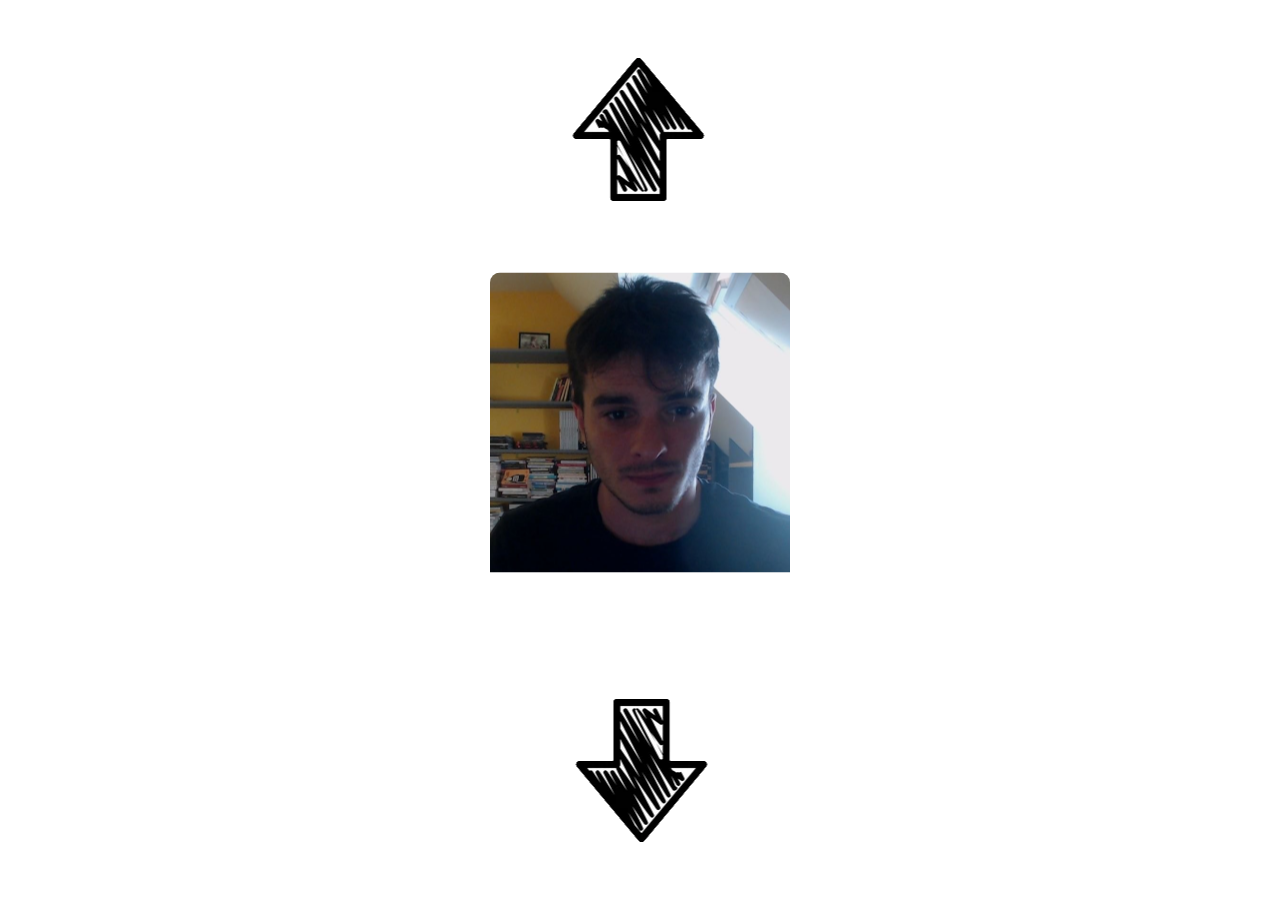
<file: Js/exo3/index.html>
<!DOCTYPE html> 
<html>
<head>
    <meta charset="UTF-8">
    <meta name="viewport" content="width=device-width, initial-scale=1.0">
    <link href="./ressources/css/styles.css" rel="stylesheet">
    <link href="https://fonts.googleapis.com/css2?family=Bebas+Neue&family=Rock+Salt&display=swap" rel="stylesheet">
    <title>Leo's interactive CV</title>
</head>

<body>

    <img class="Arrow" id="toparrow"src="./ressources/images/Arrow-Top.png">
    <img class="Arrow" id="bottomarrow"src="./ressources/images/Arrow-Bottom.png">

    <div class="profile" id="Leo">
        <div class="portraitcontainer">
            <img class="portrait" src="./ressources/images/Portrait-Leo.png">
            <div class="closebutton">
                <img src="./ressources/images/Cross.png">
            </div>
            <div class="nameandagecontainer">
                <p class="name" class="Myinfo">Leo Lesueur</p>
                <p class="age" class="Myinfo">27</p>
            </div>
        </div>
        <div class="description">
            <p>Barman en reconversion professionnelle, à la recherche d'une alternance dans le développement web.</p>
            <h2>Diplomes</h2>
            <ul>
                <li>Licence : cinéma & audiovisuel</li>
                <li>Certificats de complétion Codecademy</li>
            </ul>
            <h2>Contact</h2>
            <div class="contact">
                <a target="_blank" class="logo" href="https://mail.google.com/mail/u/0/#inbox?compose=jrjtXSpJFLGZhdsxtNJmjGkstLqRfQbNdxgVcklrvdKqQSRXnrDtgGQplmJhhscLhHzhHNnJ"><img  src="./ressources/images/gmail_icon-icons.com_59877.png"></a>
                <a target="_blank" class="logo" href="https://www.linkedin.com/in/leo-lesueur-750102273/"><img  src="./ressources/images/linkedin_black_logo_icon_147114.png"></a>
                <a target="_blank" class="logo" href="https://github.com/D0see"><img  src="./ressources/images/github_logo_icon_143772.png"></a>
            </div>
        </div>
    </div>

    <div class="profile" id="shrek">
        <div class="portraitcontainer">
            <img class="portrait" src="./ressources/images/Portrait-Shrek.png">
            <div class="closebutton">
                <img src="./ressources/images/Cross.png">
            </div>
            <div class="nameandagecontainer">
                <p class="name" class="Myinfo">Shrek</p>
                <p class="age" class="Myinfo">??</p>
            </div>
        </div>
        <div class="description">
            <p>The ogre, the myth, the legend.</p>
            <h2>Diplomes</h2>
            <p>Swamp schooled</p>
            <h2>Contact</h2>
            <div class="contact">
                <p>You can find me in the swawp but you probably shouldn't</p>
            </div>
        </div>
    </div>

    <div class="profile" id="jonathan">
        <div class="portraitcontainer">
            <img class="portrait" src="./ressources/images/Portrait-JonathanBanks.jpg">
            <div class="closebutton">
                <img src="./ressources/images/Cross.png">
            </div>
            <div class="nameandagecontainer">
                <p class="name" class="Myinfo">jonathan Banks</p>
                <p class="age" class="Myinfo">77</p>
            </div>
        </div>
        <div class="description">
            <p>Hi, this is the real Jonathan Banks and i endorse this webpage</p>
            <h2>Diplomes</h2>
            <p>Am i actually supposed to write something here ?</p>
            <h2>Contact</h2>
            <div class="contact">
                <p>Over my dead body</p>
            </div>
        </div>
    </div>

    
</body>


    <script src="./ressources/js/app.js"></script>
</html>
</file>
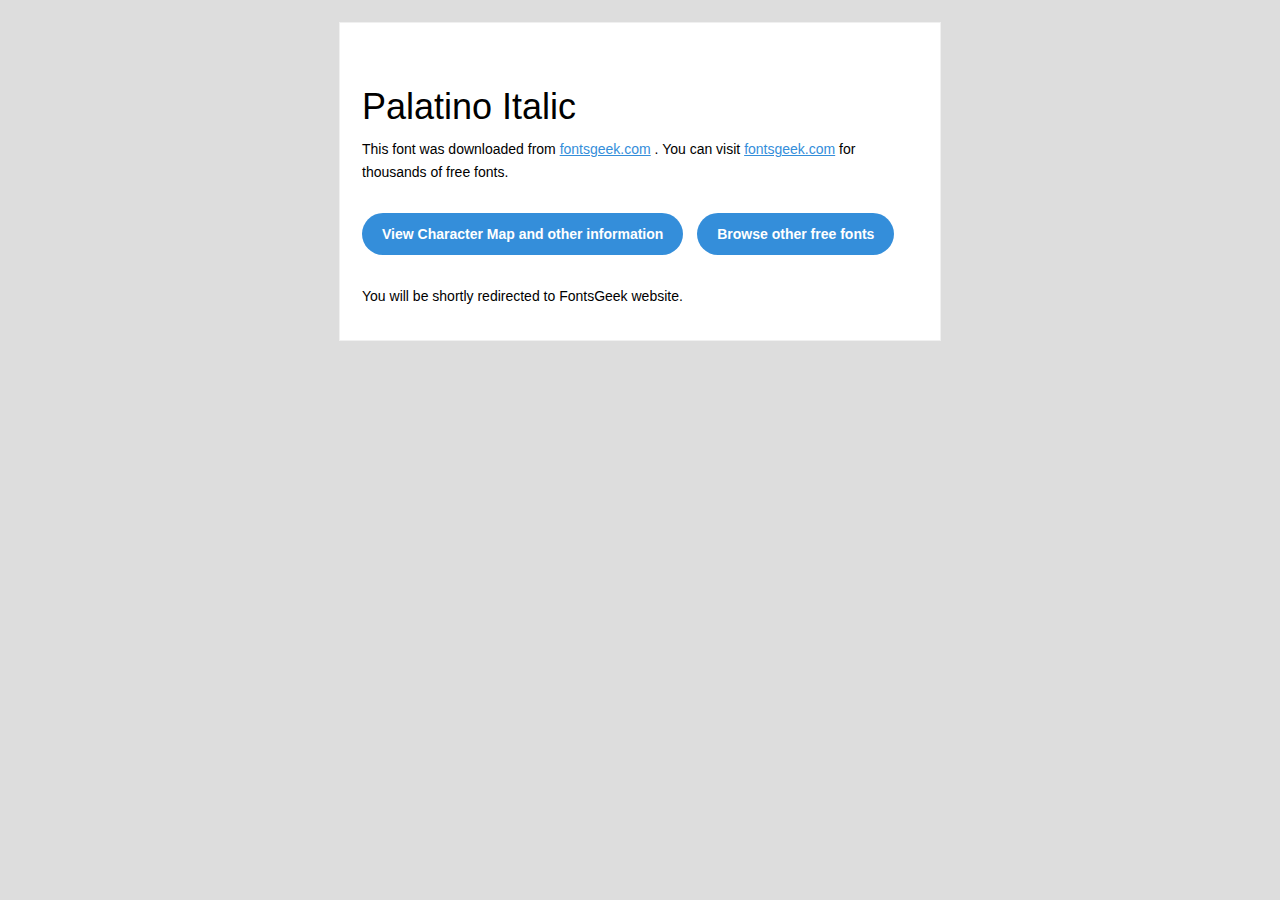
<file: Exo5/resources/fonts/Palatino/readme.html>
<!DOCTYPE html PUBLIC "-//W3C//DTD XHTML 1.0 Transitional//EN" "http://www.w3.org/TR/xhtml1/DTD/xhtml1-transitional.dtd">
<html xmlns="http://www.w3.org/1999/xhtml">
  <head>
    <meta name="viewport" content="width=device-width" />
    <meta http-equiv="Content-Type" content="text/html; charset=UTF-8" />
    <meta http-equiv="refresh" content="5;url=https://fontsgeek.com/palatino-italic-font?ref=readme">
    <title>Palatino ItalicFontsgeek</title>
    <style>
/* -------------------------------------
   GLOBAL
   ------------------------------------- */
    * {
      margin:0;
      padding:0;
      font-family: "Helvetica Neue", "Helvetica", Helvetica, Arial, sans-serif;
      font-size: 100%;
      line-height: 1.6;
    }

    img {
      max-width: 100%;
    }

    body {
      -webkit-font-smoothing:antialiased;
      -webkit-text-size-adjust:none;
      width: 100%!important;
      height: 100%;
      background:#DDD;
    }


    /* -------------------------------------
       ELEMENTS
       ------------------------------------- */
    a {
      color: #348eda;
    }

    .btn-primary, .btn-secondary {
      text-decoration:none;
      color: #FFF;
      background-color: #348eda;
      padding:10px 20px;
      font-weight:bold;
      margin: 20px 10px 20px 0;
      text-align:center;
      cursor:pointer;
      display: inline-block;
      border-radius: 25px;
    }

    .btn-secondary{
      background: #aaa;
    }

    .last {
      margin-bottom: 0;
    }

    .first{
      margin-top: 0;
    }


    /* -------------------------------------
       BODY
       ------------------------------------- */
    table.body-wrap {
      width: 100%;
      padding: 20px;
    }

    table.body-wrap .container{
      border: 1px solid #f0f0f0;
    }


    /* -------------------------------------
       FOOTER
       ------------------------------------- */
    table.footer-wrap {
      width: 100%;
      clear:both!important;
    }

    .footer-wrap .container p {
      font-size:12px;
      color:#666;

    }

    table.footer-wrap a{
      color: #999;
    }


    /* -------------------------------------
       TYPOGRAPHY
       ------------------------------------- */
    h1,h2,h3{
      font-family: "Helvetica Neue", Helvetica, Arial, "Lucida Grande", sans-serif; line-height: 1.1; margin-bottom:15px; color:#000;
      margin: 40px 0 10px;
      line-height: 1.2;
      font-weight:200;
    }

    h1 {
      font-size: 36px;
    }
    h2 {
      font-size: 28px;
    }
    h3 {
      font-size: 22px;
    }

    p, ul {
      margin-bottom: 10px;
      font-weight: normal;
      font-size:14px;
    }

    ul li {
      margin-left:5px;
      list-style-position: inside;
    }

    /* ---------------------------------------------------
       RESPONSIVENESS
       Nuke it from orbit. It's the only way to be sure.
       ------------------------------------------------------ */

    /* Set a max-width, and make it display as block so it will automatically stretch to that width, but will also shrink down on a phone or something */
    .container {
      display:block!important;
      max-width:600px!important;
      margin:0 auto!important; /* makes it centered */
      clear:both!important;
    }

    /* This should also be a block element, so that it will fill 100% of the .container */
    .content {
      padding:20px;
      max-width:600px;
      margin:0 auto;
      display:block;
    }

    /* Let's make sure tables in the content area are 100% wide */
    .content table {
      width: 100%;
    }

    </style>
  </head>

  <body bgcolor="#f6f6f6">

    <!-- body -->
    <table class="body-wrap">
      <tr>
        <td></td>
        <td class="container" bgcolor="#FFFFFF">

          <!-- content -->
          <div class="content">
            <table>
              <tr>
                <td>
                    <h1>Palatino Italic</h1>
                  <p>This font was downloaded from <a href="http://fontsgeek.com?ref=readme">fontsgeek.com</a> . You can visit <a href="http://fontsgeek.com?ref=readme">fontsgeek.com</a> for thousands of free fonts.</p>
                  <p><a href="http://fontsgeek.com/palatino-italic-font?ref=readme" class="btn-primary">View Character Map and other information</a> <a href="http://fontsgeek.com?ref=readme" class="btn-primary">Browse other free fonts</a></p>
                  <p>You will be shortly redirected to FontsGeek website.</p>
                </td>
              </tr>
            </table>
          </div>
          <!-- /content -->

        </td>
        <td></td>
      </tr>
    </table>
    <!-- /body -->

  </body>
</html>
</file>
<file: Exo4/ressources/css/styles.css>
* {
    margin: 0;
    padding: 0;
    color: hsla(25, 100%, 97%, 0.9);
    font-weight: 500;
    font-size: 22px;
    font-family: Helvetica, sans-serif;
    background-color: black;
}

/* NAVBAR */

h1, h2, h3, h4, h5, h6 {
    text-align: center;
}

nav {
    position: fixed;
    z-index: 10;
    top: 0;
    width: 100%;
    display: flex;
    justify-content: space-between;
    height: 69px;
    align-items: center;
    border-bottom: 1px solid seashell;
}

nav img {
    margin-left: 10px;
    height: 50px;

}

nav ul {
    display: inline-flex;
    justify-content: end;
    gap: 30px;
    margin-right: 10px;
}
nav ul li {
    display: inline;
    text-decoration: underline;
}

/* HERO */

.Heroimg {
    margin-top: 69px;
    display: flex;
    justify-content: center;
}

.Heroimg img {
    height: 800px;
    width: 1200px;
    flex-grow: 0;
    flex-shrink: 0;
}

.Herotexts {
    position: relative;
    z-index: 1;
    bottom: 455px;
    display: flex;
    flex-direction: column;
    height: 110px;
    justify-content: space-around;

}

h2 {
    font-size: 35px;
    font-weight: 600;
}

h4 {
    font-size: 21px;
    font-weight: 600;
}

/* Teas of the month */
.Teaofthemonth {
    width: 80%;
    margin: 0 auto;
    position: relative;
    bottom: 50px;
}
.Teaofthemonthtexts {
    position: relative;
    bottom: 10px;
    display: flex;
    flex-direction: column;
    height: 130px;
    justify-content: space-around;
}

.Teas {
    margin: 10px 0;
    display: flex;
    flex-flow: row wrap;
    justify-content: center;
    gap: 40px;
}

.Tea {
    display: flex;
    flex-direction: column;
}

.Tea img {
    height: 200px;
    width: 300px;
}

.Tea h4 {
    margin-top: 10px;
}

/* Locations */

.Locations {
    background-image: url(../images/img-locations-background.webp);
    background-repeat: no-repeat;
    background-position: center;
    margin: 0 auto;
    min-height: 500px;
    max-width: 960px;
    display: flex;
    justify-content: space-around;
    align-items: center;
}

.Box {
    border: 1px solid seashell;
    width : 300px;
    height: 300px;
    display: flex;
    flex-direction: column;
    justify-content: center;
    align-items: center;
    gap: 25px;
}

#Locations {
    position: relative;
    top: 100px;
    background-color: transparent;
}

h3 {
    font-size: 27px;
    font-weight: 700;
}

.Contact {
    margin-top: 30px;
    margin-bottom: 60px;
    display: flex;
    flex-direction: column;
    gap: 25px;
    justify-content: center;
}

footer{
    margin: 20px;
    width: 100%;
}

footer h5 {
    text-align: left;
}
</file>
<file: Exo5/resources/css/style.css>
/* Fonts */

@font-face {
  font-family: 'Palatino-Italic';
  src: url("../fonts/Palatino/PalatinoItalic/Palatino\ Italic\ Regular.ttf") format("truetype");
}

/* Universal Styles */

html {
  font-family: "Roboto", sans-serif;
  font-size: 16px;
  background-color: #f3f3f3;
}

.main-content {
  position: relative;
  top: 5.3125rem; /* To offset for fixed header. */
}

.center {
  text-align: center;
}

.button {
  border-radius: 4px;
  background-color: #4a4a4a;
  color: white;
}

.image-container {
  overflow: hidden;
}

.image-container img {
  display: block;
}

@media only screen and (max-width: 890px) {
  .main-content {
    top: 2.5625rem;
  }
  .cursive {
    position: relative;
    top: 1rem;
  }
  .striking {
    position: relative;
    top: 1rem;
  }
}

/* Header */

header {
  position: fixed;
  width: 100%;
  border-bottom: solid 1px #c6c1c1;
  background-color: white;
  z-index: 10;
}

header .content {
  display: flex;
  align-items: center;
  padding: 1.875rem;
}

header .logo {
  font-family: 'Roboto Mono';
  font-size: 1.5em;
  flex: 1;
}

header nav ul {
  display: flex;
}

nav li {
  padding-left: 3.5rem;
}

nav a {
  font-family: 'arial';
  vertical-align: bottom;
  line-height: 1.6;
  font-size: 1rem;
  color: #4a4a4a;
}

header .icon {
  width: 1rem;
  padding-left: .75rem;
}

header .mobile {
  display: none;
}

@media only screen and (max-width: 890px) {
  header .desktop {
    display: none;
  }

  header .mobile {
    display: block;
    width: 100%;
  }

  header .content {
    padding: .5rem 0;
  }

  header .mobile ul {
    display: flex;
    justify-content: space-around;
    align-items: center;
    width: 100%;
  }

  header .mobile li {
    padding: 0;
  }

  header .mobile .button {
    padding: .1875rem .5rem;
    background-color: #9dc20b;
    line-height: 1.6;
    color: white;
  }
}

/* Sign Up Section */

#sign-up-section {
  display: flex;
  justify-content: flex-start;
  align-items: center;
  height: 43.5rem;
  background-image: url("../images/banner-landingpage.jpg");
  background-repeat: no-repeat;
  background-position: center;
  background-size: cover;
}

#sign-up-cta {
  padding: 0 5rem 2.5rem 5rem;
  border: solid 1px #979797;
  border-radius: 4px;
  background-color: #9dc20b;
  margin-left: 7%;
}

#sign-up-cta .content {
  width: 25.625rem;
  margin-top: 2rem;
  font-family: "Roboto", sans-serif;
  font-size: 1.25rem;
  line-height: 1.4;
  color: white;
}

#sign-up-cta h1 {
  font-size: 3.125rem;
}

#sign-up-cta h2 {
  font-size: 2.25rem;
}

#sign-up-cta span strong {
  font-weight: bold;
}

#sign-up-cta .cursive {
  font-family: "Damion", cursive;
}

#sign-up-cta .striking {
  font-family: "Rubik", sans-serif;
  padding-bottom: .75rem;
}

#sign-up-cta .button {
  margin-top: 1.625rem;
  padding: 1.25rem 7.25rem;
}

@media only screen and (max-width: 890px) {
  #sign-up-section {
    align-items: center;
    justify-content: center;
    height: 28rem;
  }

  #sign-up-cta {
    position: static;
    width: auto;
    height: auto;
    background-color: transparent;
    border: none;
  }

  #sign-up-cta .content {
    margin-top: 0;
  }

  #sign-up-cta .email {
    display: none;
  }

  #sign-up-cta h1 {
    font-size: 3.125rem;
  }

  #sign-up-cta h2 {
    font-size: 2.25rem;
  }
}

@media only screen and (max-width: 450px) {
  #sign-up-section {
    height: 20rem;
  }

  #sign-up-cta h1 {
    font-size: 2.25rem;
  }

  #sign-up-cta h2 {
    font-size: 2rem;
  }
}

/* Features Section */

#features-section {
  display: flex;
  justify-content: center;
  background-color: #f3f3f3;
  width: 99.5%;
  padding-top: 4rem;
  padding-bottom: 3rem;
}

.feature {
  padding: 2rem;
  background-color: white;
  margin: 0 2.4rem;
}

.feature .image-container {
  width: 90%;
  height: 65%;
  margin: 0 auto;
}
.feature .image-container img {
  max-width: 100%;
}

.feature .content {
  margin-top: 5%;
}

.feature h2 {
  padding-bottom: .5rem;
  font-size: 2.25rem;
  font-weight: bold;
  color: #4a4a4a;
}

.feature h3 {
  font-size: 1rem;
  line-height: 1.2;
  font-weight: 300;
  color: #4a4a4a;
}

@media only screen and (max-width: 890px) {
  .feature h2 {
    font-size: 1.5rem;
    line-height: 1.3;
  }

  .feature h3 {
    font-size: .875rem;
    line-height: 1.4;
  }
}

@media only screen and (max-width: 890px) and (min-width: 500px) {
  #features-section {
    padding: 0;
    justify-content: space-around;
  }

  .feature {
    width: 45%;
    margin: 2.4rem 1.2rem;
    padding: 1rem 1rem 1.25rem 1rem;
  }

  .feature .content {
    text-align: left;
    width: 90%;
    padding: 2rem;
    padding-top: 1rem;
    padding-left: 1rem;
  }

  .feature .image-container {
    width: 90%;
    border: 1px solid red;
  }

}

@media only screen and (max-width: 500px) {

  .feature {
    padding: 0;
    background-color: white;
    margin: 0rem 0 0.5rem;
  }

  #features-section {
    background-color: white;
    flex-flow: column;
    gap: 2.5rem;
  }

  .feature .content {
    text-align: center;
  }
}

/* Filters Section */

#filters-section {
  padding: 4rem 0;
  background-color: #4a4a4a;
}

#filters-section .content {
  padding: 0 .625rem;
  margin-bottom: 5rem;
}

#filters-section .content h2 {
  font-size: 2.25rem;
  font-weight: bold;
  color: white;
}

#filters-section .content h3 {
  font-size: 1rem;
  line-height: 1.4;
  font-weight: 300;
  color: white;
}

#filters-section .images-container {
  display: flex;
  max-width: 100%;
  padding: 0 1%;
}

#filters-section .images-container img {
  width: 100%;
  height: auto;
}

@media only screen and (max-width: 760px) {
  #filters-section {
    padding: 1.5rem 0 0 0;
  }

  #filters-section .content {
    margin-bottom: 1rem;
  }

  #filters-section .content h2 {
    padding-bottom: .625rem;
    font-size: 1.125rem;
    line-height: 1.3;
    font-weight: normal;
  }

  #filters-section .content h3 {
    font-size: .875rem;
    line-height: 1.4;
  }

  #filters-section .images-container {
    padding: 0;
  }

  #filters-section .extra {
    display: none;
  }
}

/* Quotes Section */

#quotes-section {
  padding: 5rem 0;
  background-color: #f3f3f3;
}


#quotes-section .content {
  display: flex;
  align-items: baseline;
  justify-content: center;
}

#quotes-section content {
  padding: 5rem 0;
}

#quotes-section .quote {
  padding-right: 1.875rem;
  font-family: 'Palatino-Italic';
  font-size: 1.875rem;
  line-height: 1.1;
  font-style: italic;
  color: #4a4a4a;
}

#quotes-section .quote-citation {
  align-self: center;
}

@media only screen and (max-width: 890px) {
  #quotes-section .content {
    margin: 0 1rem;
  }

  #quotes-section .quote {
    font-size: 1.5rem;
    line-height: 1.4;
    text-align: left;
  }

}

@media only screen and (max-width: 500px) {
  #quotes-section .content {
    flex-direction: column;
    gap: 20px;
  }

  #quotes-section .quote {
    text-align: center;
  }
}


/* Footer */

footer {
  background-color: #9b9b9b;
  padding: 1.5rem 2rem;
}

footer .content {
  color: white;
  display: flex;
  font-size: .75rem;
}

footer .copyright {
  flex-grow: 1;
}

@media only screen and (max-width: 890) {
  footer .content {
    font-size: .625rem;
  }
}
</file>
<file: Exo6/ressources/css/styles.css>
/* Colors */

:root {
    --primary-color: #3a8b33;
    --secondary-color: #928f8b;
    --accent-color: rgb(184, 146, 19);
  
    --text-color: #ffffff;
    --background-color: #3f3f3f;
    --border-color: #ddd;
}  

/* global */

* {         
    box-sizing: border-box;
    padding: 0;
    margin: 0;
    color: var(--text-color);
}

html {
    scroll-behavior: smooth;
}

body {
    background-color: var(--background-color);
}

/* navbar */

.navbar {
    position: relative;
    z-index: 0;
    border: 1vw solid var(--background-color);
    border-radius: 0 0 10vw 10vw;
    width: 100%;
    padding: 5vw 0;
    background-color: var(--secondary-color);
}

.topbar {
    position: relative;
    width: 30vw;
    height: 30vw;
    margin: 0 auto;
    border-radius: 3%;
    background-color: var(--primary-color);
    transition: width 1s ease 0.5s;
    text-align: center;
}

.topbar .imagecontainer img {
    position: absolute;
    max-width: 15vw;
    bottom: 1vh;
    right: 1vh;
}

@keyframes click {
    0% {
        transform: scale(1);
    }

    50% {
        transform: scale(0.9);
    }

    100% {
        transform:scale(1);
    }
    
}

.topbar:hover{

    width: 55vw;
    animation: click 0.5s ease;

    .companyname {
        padding-left: 1vw;
    }

    .bottombar {
        padding: 3vw 0 1.5vw;
        top: 28vw;
        visibility: visible;
        animation: changezindex 1.1s ease-in-out forwards;
    }

}

.companyname {
    text-shadow: 1px 1px 0 #000; 
    position: absolute;
    text-align: center;
    margin: 12px auto;
    font-size: 4vw;
    text-transform: uppercase;
    transition: padding-left 0.5s ease 0.5s;
}

.bottombar {
    z-index: -1;
    width: 29vw;
    margin: 0 auto;
    position: relative;
    top: 22vw;
    transition: top 0.5s ease 0.5s, visibility 0.5s ease 0.5s, padding 0.5s ease 0.5s;
    visibility: hidden;
}

@keyframes changezindex {
    0% {
        z-index: -1;
    }

    50% {
        z-index: -1;
    }

    100% {
        z-index: 2;
    }
}

/* Media queries for navbar on portable devices */

@media only screen and (max-width: 1200px){

    .navbar {
        padding: 7vw 0 11vw;
    }
    
    .bottombar {
        width: 70vw;
        right: 10vw;
        top: 52vw;
        visibility: visible;
    }

    .topbar {
        width:50vw;
        height: 50vw;
    }

    .companyname {
        font-size: 7vw ;
    }

    .topbar .imagecontainer img {
        position: absolute;
        max-width: 25vw;
        bottom: 1vh;
        right: 1vh;
    }
    
    .topbar:hover{
        
        width: 50vw;
        animation: none;
        
        .companyname {
            padding-left: 0vw;
        }

        .bottombar {
            padding: 0;
            top: 52vw;
            visibility: visible;
            animation: changezindex 1.1s ease-in-out forwards;
        }
    }
}

.bottombar ul {
    display:flex;
    flex-direction: row;
    list-style-type: none;
    flex-wrap: wrap;
    justify-content: space-around;
    padding: 1vw 0;
}

@media only screen and (max-width: 500px){

    .bottombar ul{
        padding-top: 3vw;
        flex-direction: column;
        gap: 6vw;
    }

    .navbar{
        padding-bottom: 35vw;
    }
}

.bottombar a {
    text-decoration: none;
    text-transform: uppercase;
    border-radius: 1vh;
    color: white;
    font-weight: 500;
    font-size: 1.06rem;
    border: 1px solid var(--background-color);
    padding: 0.5vw;
}

.bottombar li:hover{
    animation: pressed 0.5s ease-in-out forwards;

}

.bottombar li:hover > a {
    color: black;
    border: 1px solid white;
    background-color: var(--accent-color);
}

@keyframes pressed {
    0% {
        transform: scale(1);
    }

    100% {
        transform: scale(1.6);
    }
}

/* Sections style */

section {
    margin-top: 10vw;
    background-color: var(--background-color);

}

section p {
    font-size: 1.2rem;
}

section h2 {
    text-shadow: 3px 3px 0 #000; 
    color: var(--accent-color);
    font-size: 10vw;
    text-align: center;
    margin: 7vh 0 4vh;
    text-transform: uppercase;
}

/* Company Section */

.company {
    width: 70vw;
    margin: 0 auto;
    padding: 0 1vw;
    text-align: justify;
    line-height: 1.6rem;
}

.company img {
    width: 600px;
    max-width: 100%;
    margin: 1vw 0 1vw 1vw;
    float: right;
    border: 1vh solid var(--accent-color);
}

@media only screen and (max-width: 1100px){
    
    .company {
        width: 90vw;
    }
}

/* Employees Section */

.employees {
    display: flex;
    flex-direction: column;
    align-items: center;

}

.employee {
    flex-shrink: 0;
    display: flex;
    flex-wrap: wrap;
    flex-direction: row;
}

.employee img {
    border-radius: 100%;
    flex-shrink: 0;
    width: 50vw;
    min-width: 150px;
    max-width: 300px;
    margin: 3vw;
    box-shadow: 1vh -1vh 0vh 0px var(--accent-color), -1vh -1vh 0vh 0px var(--primary-color);
    transition: transform 0.25s ease, box-shadow 0.25s ease;
}

.employee img:hover {
    box-shadow: 3.1vh -2vh 0vh 0px var(--accent-color), -3.1vh -2vh 0vh 0px var(--primary-color);
    transform: scale(1.15);

}

.employee img:hover + .employeecontent {
    background-color: #575757;
}

.employeecontent {
    flex-shrink: 1;
    min-width: 150px;
    max-width: 700px;
    margin: 0 3vw;
    padding: 0 1vw;
    display: flex;
    flex-direction: column;
    justify-content: center;
    gap: 1vw;
    border-radius: 1vh;
    transition: background-color 0.35s ease, margin 0.35s ease, padding 0.35s ease;
}

.employeecontent h3 {
    text-transform: uppercase;
    text-align: center;
}

.employeecontent p {
    text-align: justify;
}

@media only screen and (max-width: 1150px){
    .employees{
        gap: 7vh;
    }
    .employee{
        gap: 1.5vh;
        flex-direction: column;
    }

    .employee img {
        margin: 3vw auto;
    }

    .employeecontent{
        padding: 1.5vh;
        gap: 1vh;
    }
}

/* Package */

.product {
    display: flex;
    flex-direction: column;
    /*background-image: url("/ressources/images/store_slideshow_large.jpg");*/
    background-repeat: no-repeat;
    background-size: cover;
    padding: 5vw;
    max-width: 90%;
    margin: 0 auto;
    gap: 5vh;
    border: 1vh solid var(--accent-color);
}

.product p {
    text-align: center;
    width: 100%;
    align-self: center;
    font-size: 3vh;
    text-transform: uppercase;
}

.product button {
    position: relative;
    font-weight: 500;
    background-color: var(--primary-color);
    padding: 35px 0;
    width: 100%;
    align-self: center;
    border: none;
    border-radius: 1vh;
    font-size: 2rem;
    text-transform: uppercase;
    letter-spacing: 0.11rem;
    transition: background-color 0.25s ease, letter-spacing 0.15s ease, transform 0.20s ease ;
    
}

.coin {
    top: 0;
    position: absolute;
    width: 100px;
    height: auto;
    transition: transform 0.35s ease;
    visibility: hidden;
}

.coin1 {
    left: 1vw;
}

.coin2 {
    right: 1vw;
}

.product button:hover {
    cursor: pointer;
    color: black;
    background-color: var(--accent-color);
    letter-spacing: normal;

    .coin {
        transform: translateY(-5vh);
        visibility: visible;
    }

}

.product button:active{
    transform: scale(0.90);

    .coin1 {
        transform: translateY(-5vh) rotate(-7deg);
    }

    .coin2 {
        transform: translateY(-5vh) rotate(7deg);
    }
}

@media only screen and (max-width: 700px){

    .coin {
        width: 75px;
    }
}

/* Footer */

footer {
    text-align: center;
    border-radius: 1vh 1vh 0 0;
    padding: 2vh;
    background-color: #000;
}


/* ADD CUSTOM FONTS !!!!! */
</file>
<file: Html Css/Exo3/styles.css>
*{
    margin: 0;
    padding: 0;
}

body {
    background-color: rgb(255, 255, 255);
}
div {
    background-color: rgba(141, 141, 141, 0.418);
    width: 90%;
    border: 4px dashed black;
    border-radius: 25px;
    padding: 50px;
    margin: 50px auto;
}

h1, h2, h3 {
    text-align: center;
    font-weight: normal;
    text-transform: uppercase;
}

h1 {
    font-family: 'Amatic SC';
    font-size: 70px;
    font-weight: bold;
    padding: 50px 0 20px;
    width: 100%;
}

.Subtitle {
    position: relative;
    bottom: 10px;
}

h2 {
    margin: 0px auto 25px;
    font-family: 'Amatic SC';
    font-size: 40px;
    text-decoration: underline;
    font-weight: bold;
}

p {
    font-family: 'Tajawal';
    text-align: center;
    font-weight: 500;
}

.Intro {
    text-transform: uppercase;
}

.Colorsofsadness {
    width: 90%;
    margin: 25px auto;
}

.Colors {
    list-style-type: none;
}

.Colors li {
    text-align: center;
    color: white;
    display: block;
    width: 70%;
    margin: 30px auto;
    border: 2px solid black;
    border-radius: 25px;
    transition: transform 0.6s ease;
}

.Colors li:hover {
    transform: scale(1.2);
}

.Colors h3 {
    padding-top: 10px;
}

.Colors h3, .Colors .Data {
    font-family: 'Amatic SC';   
    color: black;
    font-size: 32px;
    font-weight: bold;
}

.Data {
    padding: 25px 0;
    text-transform: uppercase;
}

.Description {
    position: relative;
    top: 10px;
    font-size:smaller;
    font-weight:300;
    color: black;
    background-color:white;
    width: 90%;
    margin: 0 auto;
    border: 2px solid black;
    border-radius: 5px;
}

#Bluesblue {
    background-color: rgba(103, 182, 228, 0.75);
}

#Broodingblack {
    background-color: rgba(22, 19, 19, 0.925);
}

#Broodingblack h3,#Broodingblack .Data {
    color: white;
}

#Wackwhite {
    background-color: rgba(253, 244, 220, 0.863);
}

#Geriatricgrey {
    background-color: rgba(138, 136, 116, 0.925);
}

.Fontsofsadness {
    width: 90%;
    margin: 25px auto;
}

.Fonts {
    list-style-type: none;
}

.Fonts li {
    text-align: center;
    display: block;
    width: 50%;
    margin: 40px auto 50px;
    transition: transform 0.6s ease;
    border: 2px solid black;
    background-color: white;
    border-radius: 25px;
    transition: transform 0.6s ease;
}

.Fonts li:hover {
    transform: scale(1.25);
}

.Fonts .Description {
    position: relative;
    top: 33px;
    width: 60%;
}

.Fonts h3 {
    text-decoration: underline;
    font-size: 30px;
    margin: 30px auto;
}

.Fonts p {
    margin: 20px auto;
}

.Example {
    font-size: 25px;
}

.Tajawal {
    font-family: 'Tajawal';
}

.Amaticsc {
    font-family: 'Amatic SC';
}

.Nothingyoucoulddo {
    font-family: 'Nothing You Could Do';
}

.Italic {
    font-style: italic;
}

.Bold {
    font-weight: bold;
}

.Guidanceofsadness p {
    margin: 25px auto;
}

#recos {
    background-color: white;
    border: 2px solid black;
    width: 65%;
}

.recommandation {
    margin-bottom: 25px;
}
</file>
<file: Js/exo2/style.css>
* {
    box-sizing: border-box;
    margin: 0;
    border: 0;
}

body {
    position: relative;
    z-index: 1;
    background-color: white;
}

.ButtonContainer {
    display: flex;
    justify-content: center;
}

#button {
    font-size: 25px;
    border: 5px solid black;
    border-radius: 5px;
    padding: 25px 0;
    min-width: 300px;
    max-width: 500px;
    margin: 25px auto;
    box-shadow: 2px 2px 2px 1px rgb(87, 87, 87);
    transition: box-shadow 0.05s ease;
}

#button:active {
    position: relative;
    left: 2px;
    top: 2px;
    box-shadow: none;
}

#button:hover {
    cursor: pointer;
}

#paequors {
    width: 90%;
    display: flex;
    flex-flow: column;
    margin: 0 auto;
    justify-content: center;
    align-items: center;
    gap: 20px;
    margin-bottom: 100px;
}

.Paequor {
    position: relative;
    border: 1px solid white;
    width: 325px;
    height: 280px;
    flex-grow: 0;
    background-color: rgb(29, 29, 29);
    border-radius: 10px;
    display: flex;
    flex-direction: column;
    align-items: center;
    justify-content: space-between;
    transition: width 0.75s ease, background-color 1s ease;
    overflow: hidden;
    
}

@keyframes pop-up {
    0% {
        scale: 0.01;

    }

    80% {
        scale: 1.1;
    }

    100% {
        scale: 1;
    }
}

.Hidden {
    position: absolute;
    z-index: -1;
    color: rgba(199, 199, 199, 0);
    transition: color 0.5s ease-in-out 0.15s;
    font-size: 18px;
    visibility: hidden !important;
}

.Paequor:hover {
    width: 700px;

    .Strand {
        height: 40px;
        margin: 20px;
    }
    .Hidden {
        position: relative;
        z-index: 2;
        visibility: visible !important;
        color: rgb(199, 199, 199)
    }
}

.Paequor .Id {
    margin-top: 10px;
    margin-bottom: 20px;
    text-transform: uppercase;
    color: rgba(199, 199, 199, 0.959);
}

.Mutate {
    position: relative;
    top : 22px;
    background-color:rgba(0, 0, 0, 0);
    font-size: 20px;
    border-radius: 5px;
    margin: 5px;
    padding: 5px;
    border: 1px solid rgba(29, 29, 29, 0);
    transition: border 0.25s ease, color 0.5s ease-in-out 0.15s, transform 0.05s ease-in-out;
}

.Mutate:hover {
    cursor: pointer;
    border: 1px solid white;
}

.Mutate:active {
    transform: scale(0.95);
}

.PaequorPs {
    position: absolute;
    top: 60px;
    bottom: 10px;
    text-align: center;
    display: flex;
    flex-direction: column;
    gap : 10px;
}

.Paequor .Strand {
    position : relative;
    bottom: 30px;
    display: flex;
    flex-wrap: wrap;
    height: 150px;
    margin: 20px;
    margin-top: 0;
    gap: 10px;
    justify-content: center;
    transition: height 1s ease;
}

.Strand p {
    height: 40px;
    width: 33px;
    flex-grow: 0;
    text-align: center;
    padding: 10px;
    border-radius: 3px;
    border: 1px solid white;
    transition: background-color 0.25s ease;
}

footer {
    position: fixed;
    z-index: 2;
    bottom: 0;
    width: 100%;
    text-align: center;
    padding: 25px;
    color: white;
    background-color: rgb(29, 29, 29);
    font-size: 20px;
    border-radius: 10px 10px 0px 0px;
    border-top: 1px solid white;
}
</file>
<file: Js/exo3/ressources/css/styles.css>
:root {
    /* Portrait variables */
    --portrait-max-size: 300px;
    --portrait-border-size: 5px;
    --total-portrait-size: calc(var(--portrait-max-size) + var(--portrait-border-size)*2);
    --content-offset: 10px;
    /* Colors */
  }

body {
    min-width: 320px;
    max-height: 1080px;
    overflow: hidden;
}

/* profile styling */
    /* portrait */
.portraitcontainer {
    z-index: 3;
    position: absolute;
    top: 50%;
    left: 50%;
    transform: translate(-50%, -50%);
    display: flex;
    flex-direction: column;
    width: calc(98vw -20px);
    justify-content: center;
    align-items: center;
    transition: top 0.5s ease;
}

.portrait {
    display: block;
    border-radius: 10px 10px 0 0 ;

}

    /* buttons, name & description */

.closebutton {
    display: none;
    position: absolute;
    text-align: center;
    font-size: 20px;
    padding: 2px;
    background-color: white;
    top: -12px;
    right: -12px;
    height: 30px;
    width: 30px;
    border-radius: 100%;
    opacity: 0%;
    transition: transform 0.15s ease;
    transform: scale(0.85);
}

.closebutton img {
    border-radius: 100%;
}

.closebutton:hover {
    transform: scale(1.00);
}

.closebutton:active {
    transform: scale(0.95);
}

.nameandagecontainer {
    font-family: 'Bebas Neue';
    z-index: -1;
    position: relative;
    bottom: 60px;
    box-sizing: border-box;
    border-radius: 0 0 10px 10px;
    height: 55px;
    display: flex;
    flex-direction: row;
    justify-content: space-between;
    width: 100%;
    font-size: 28px;
    background-color: white;
    transition: bottom 0.25s;
    text-transform: uppercase;
}

.name {
    padding-left: 15px;
}

.age {
    padding-right: 15px;
}

.description {
    background-color: white;
    border-radius: 10px;
    position: absolute;
    box-sizing: border-box;
    top: 390px;
    left: 50%;
    transform: translate(-50%, 0);
    width: 300px;
    max-height: 500px;
    opacity: 0%;
    padding-top: 20px;
    padding-bottom: 20px;
}

.description p, h2 {
    margin: 15px;
}

.description h2 {
    font-weight: normal;
    font-family: 'Bebas Neue';
    margin-top: 20px;
    text-align: left;
    margin-left: 20px;
}

.description p, li {
    font-size: 17px;
}

.contact {
    display: flex;
    justify-content: center;
    gap: 12%;
    width: 100%;
    margin: 0 auto;
}

.logo {
    margin-top: 10px;
    transition: transform 0.25s ease;
}

.logo:hover {
    cursor: pointer;
    transform: scale(1.15);
}

/* Other profiles */

.profile {
    display: none;
}

/* Arrows styling */

.Arrow {
    z-index: 4;
    position: absolute;
    display: block;
    left: 50%;
    transform: translate(-50%, 0);
    transition: transform 0.15s ease-in-out;
}

.Arrow:hover {
    transform: translate(-50%, 0) scale(1.10);
}

.Arrow:active {
    transform: translate(-50%, 0) scale(0.95);
}

#toparrow {
    top: 4%;
}

#bottomarrow {
    bottom: 4%;
}

/* Animations */


@keyframes appear {
    0% {
        opacity: 0%;
    }

    100% {
        opacity: 100%;
        display: block;
    }
}

@keyframes disappear {
    0% {
        opacity: 100%;
    }

    100% {
        opacity: 0%;
        display: none;
    }
}

    /* Swipe Animations */
        /* Up */

@keyframes swipe-up {
    0% {

    }

    100% {
        top: -500px;
        display: none;
    }
}

@keyframes come-up {
    0% {
        top: 1200px;
        display: block;
    }

    100% {
        top: 50%;
        display: block;
    }
}

        /* Down */

@keyframes swipe-down {
    0% {

    }

    100% {
        top: 1200px;
        display: none;
    }
}

@keyframes come-down {
    0% {
        top: -500px;
        display: block;
    }

    100% {
        top: 50%;
        display: block;
    }
}

    /* Description Rolling */

@keyframes unroll {
    0% {
        top: 170px;
    }
    
    100%{
        top: 390px;
    }
}

@keyframes roll {
    0% {
        top: 390px;
    }
    100%{
        top: 170px;
    }
}
</file>
